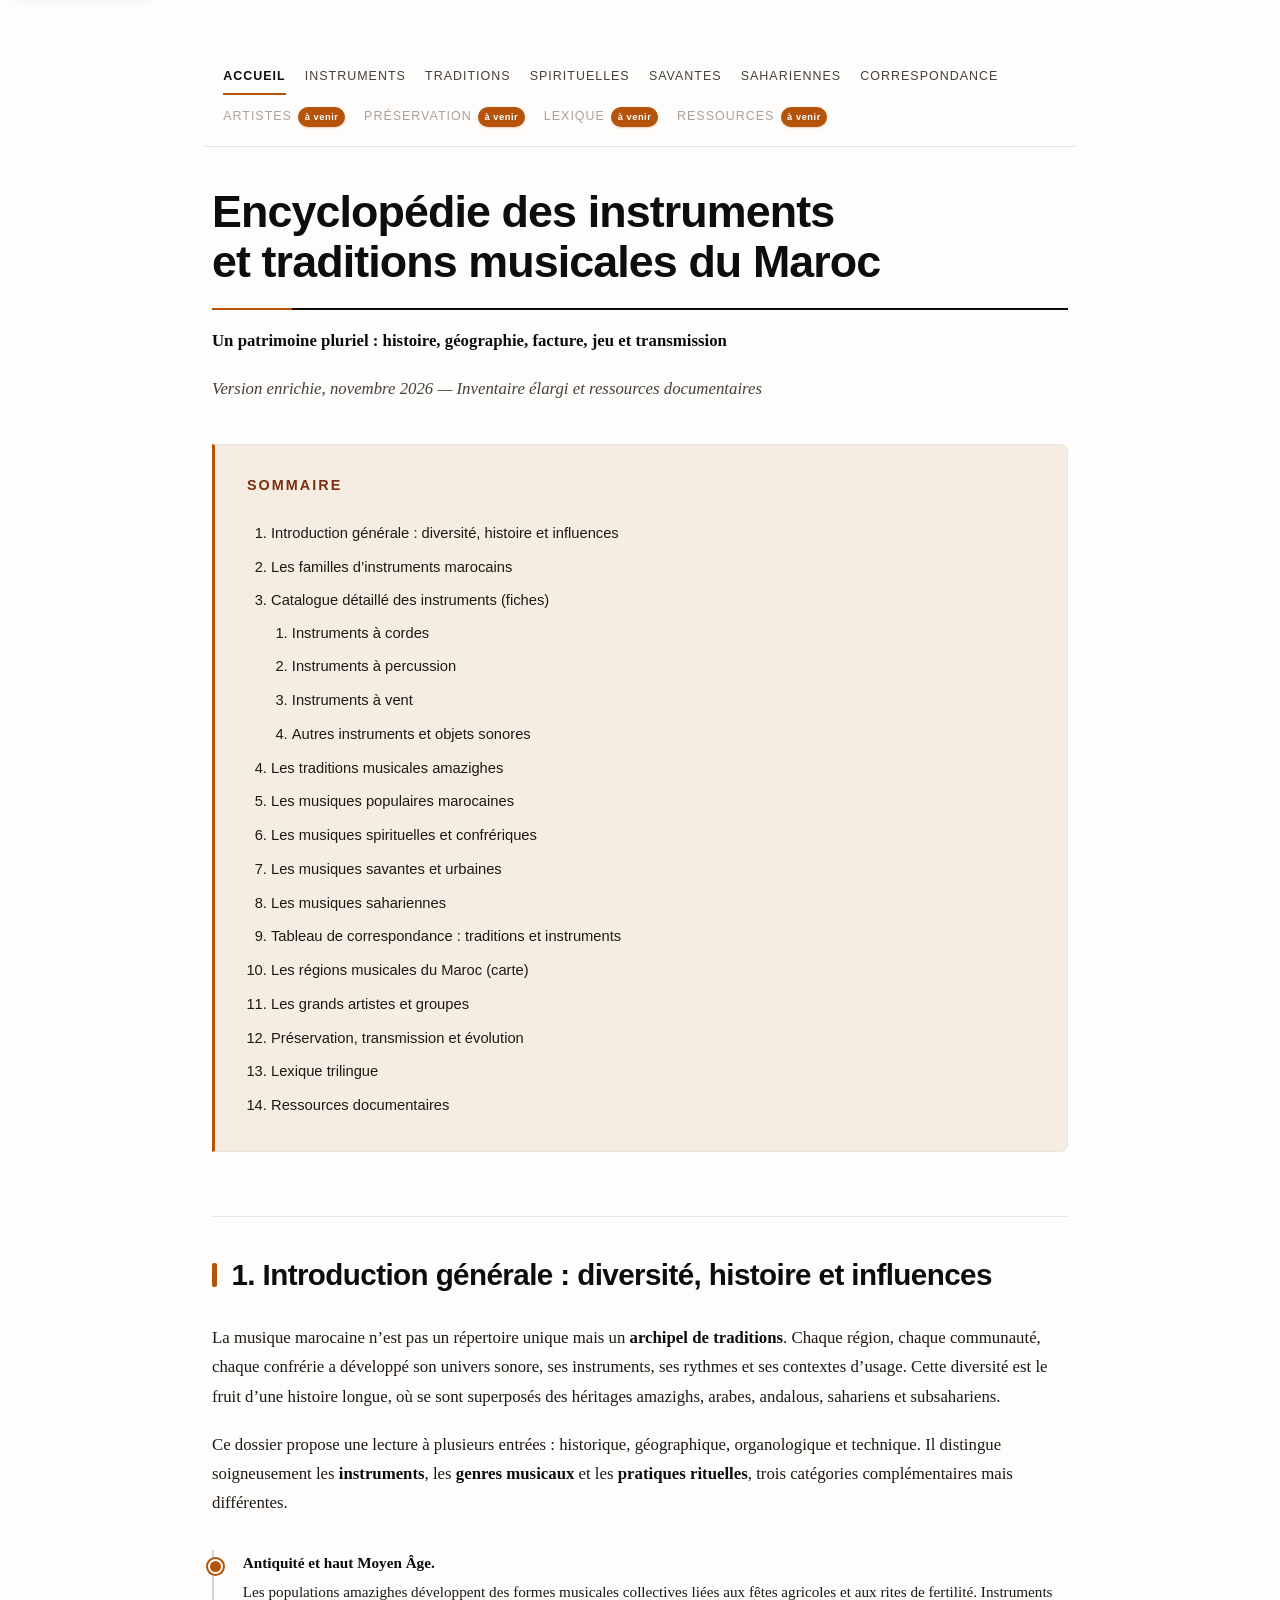
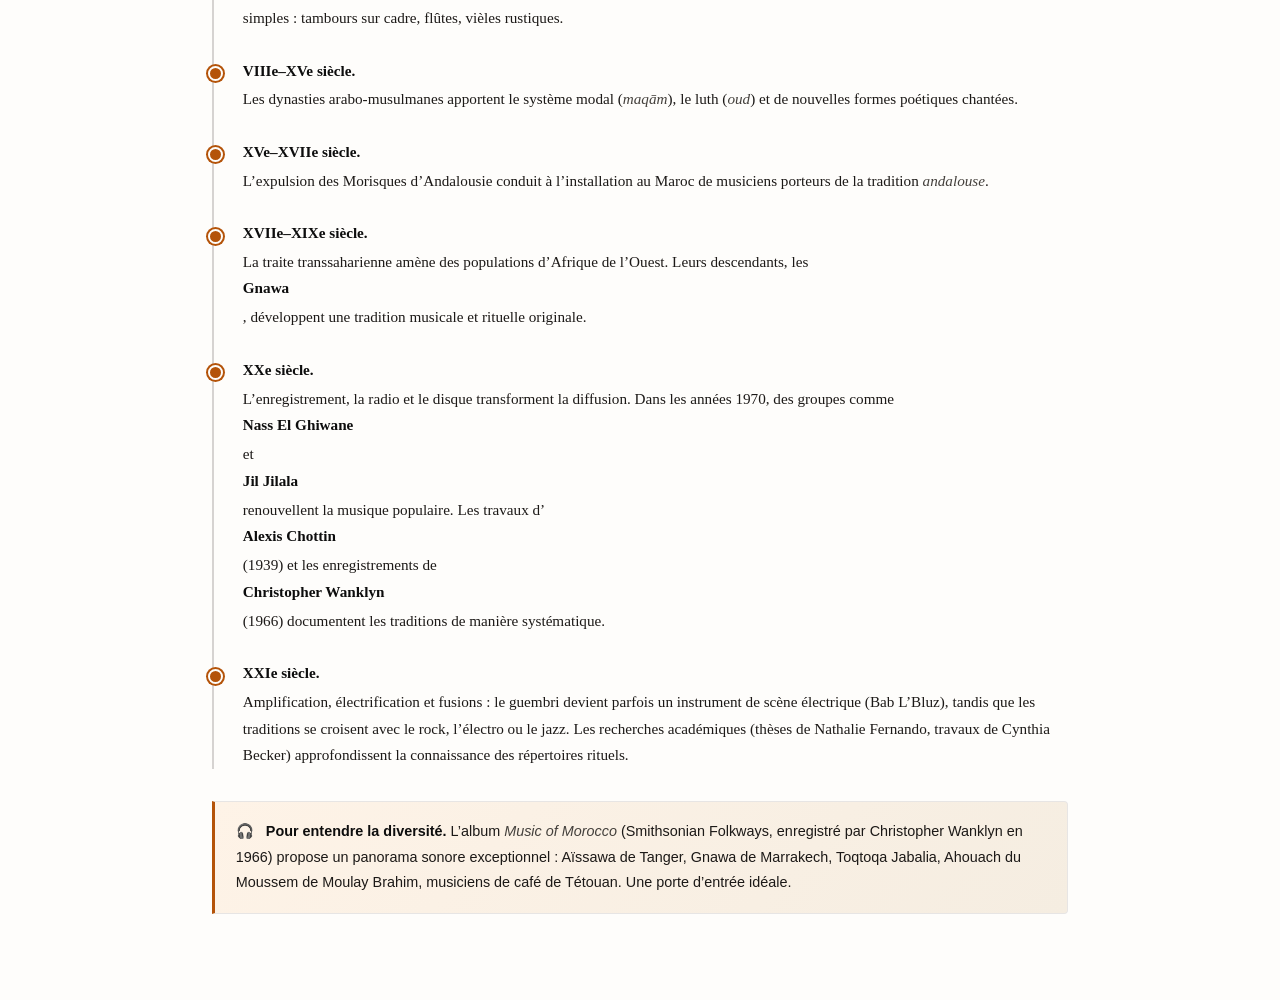
<file: index.html>
<!DOCTYPE html>
<html lang="fr">
<head>
    <meta charset="UTF-8">
    <meta name="viewport" content="width=device-width, initial-scale=1.0">
    <meta name="referrer" content="strict-origin-when-cross-origin">
    <meta name="description" content="Encyclopédie des instruments et traditions musicales du Maroc : histoire, géographie, facture, jeu et transmission.">
    <title>Encyclopédie des instruments et traditions musicales du Maroc</title>
    <link rel="stylesheet" href="css/style.css">
</head>
<body>

<a class="skip-link" href="#intro">Aller au contenu</a>
<div class="progress-bar" id="progressBar"></div>
<nav id="site-nav" data-base="" aria-label="Navigation principale"></nav>

<h1>Encyclopédie des instruments et traditions musicales du Maroc</h1>
<p><strong>Un patrimoine pluriel : histoire, géographie, facture, jeu et transmission</strong></p>
<p><em>Version enrichie, novembre 2026 — Inventaire élargi et ressources documentaires</em></p>

<div class="sommaire">
    <h2>Sommaire</h2>
    <ol>
        <li><a href="#intro">Introduction générale : diversité, histoire et influences</a></li>
        <li><a href="pages/instruments.html#familles">Les familles d’instruments marocains</a></li>
        <li><a href="pages/instruments.html#catalogue">Catalogue détaillé des instruments (fiches)</a>
            <ol>
                <li><a href="pages/instruments.html#cordes">Instruments à cordes</a></li>
                <li><a href="pages/instruments.html#percussions">Instruments à percussion</a></li>
                <li><a href="pages/instruments.html#vents">Instruments à vent</a></li>
                <li><a href="pages/instruments.html#autres-objets">Autres instruments et objets sonores</a></li>
            </ol>
        </li>
        <li><a href="pages/traditions.html#traditions-amazighes">Les traditions musicales amazighes</a></li>
        <li><a href="pages/traditions.html#populaires">Les musiques populaires marocaines</a></li>
        <li><a href="pages/spirituelles.html">Les musiques spirituelles et confrériques</a></li>
        <li><a href="pages/savantes.html">Les musiques savantes et urbaines</a></li>
        <li><a href="pages/sahariennes.html">Les musiques sahariennes</a></li>
        <li><a href="pages/correspondance.html">Tableau de correspondance : traditions et instruments</a></li>
        <li><a href="pages/artistes.html">Les régions musicales du Maroc (carte)</a></li>
        <li><a href="pages/artistes.html">Les grands artistes et groupes</a></li>
        <li><a href="pages/preservation.html">Préservation, transmission et évolution</a></li>
        <li><a href="pages/lexique.html">Lexique trilingue</a></li>
        <li><a href="pages/ressources.html">Ressources documentaires</a></li>
    </ol>
</div>

<!-- ============================================================ -->
<h2 id="intro">1. Introduction générale : diversité, histoire et influences</h2>

<p>La musique marocaine n’est pas un répertoire unique mais un <strong>archipel de traditions</strong>. Chaque région, chaque communauté, chaque confrérie a développé son univers sonore, ses instruments, ses rythmes et ses contextes d’usage. Cette diversité est le fruit d’une histoire longue, où se sont superposés des héritages amazighs, arabes, andalous, sahariens et subsahariens.</p>

<p>Ce dossier propose une lecture à plusieurs entrées : historique, géographique, organologique et technique. Il distingue soigneusement les <strong>instruments</strong>, les <strong>genres musicaux</strong> et les <strong>pratiques rituelles</strong>, trois catégories complémentaires mais différentes.</p>

<div class="timeline">
    <div class="timeline-item"><strong>Antiquité et haut Moyen Âge.</strong> Les populations amazighes développent des formes musicales collectives liées aux fêtes agricoles et aux rites de fertilité. Instruments simples : tambours sur cadre, flûtes, vièles rustiques.</div>
    <div class="timeline-item"><strong>VIIIe–XVe siècle.</strong> Les dynasties arabo-musulmanes apportent le système modal (<em>maqām</em>), le luth (<em>oud</em>) et de nouvelles formes poétiques chantées.</div>
    <div class="timeline-item"><strong>XVe–XVIIe siècle.</strong> L’expulsion des Morisques d’Andalousie conduit à l’installation au Maroc de musiciens porteurs de la tradition <em>andalouse</em>.</div>
    <div class="timeline-item"><strong>XVIIe–XIXe siècle.</strong> La traite transsaharienne amène des populations d’Afrique de l’Ouest. Leurs descendants, les <strong>Gnawa</strong>, développent une tradition musicale et rituelle originale.</div>
    <div class="timeline-item"><strong>XXe siècle.</strong> L’enregistrement, la radio et le disque transforment la diffusion. Dans les années 1970, des groupes comme <strong>Nass El Ghiwane</strong> et <strong>Jil Jilala</strong> renouvellent la musique populaire. Les travaux d’<strong>Alexis Chottin</strong> (1939) et les enregistrements de <strong>Christopher Wanklyn</strong> (1966) documentent les traditions de manière systématique.</div>
    <div class="timeline-item"><strong>XXIe siècle.</strong> Amplification, électrification et fusions : le guembri devient parfois un instrument de scène électrique (Bab L’Bluz), tandis que les traditions se croisent avec le rock, l’électro ou le jazz. Les recherches académiques (thèses de Nathalie Fernando, travaux de Cynthia Becker) approfondissent la connaissance des répertoires rituels.</div>
</div>

<div class="encadre-ecoute">
<strong>Pour entendre la diversité.</strong> L’album <em>Music of Morocco</em> (Smithsonian Folkways, enregistré par Christopher Wanklyn en 1966) propose un panorama sonore exceptionnel : Aïssawa de Tanger, Gnawa de Marrakech, Toqtoqa Jabalia, Ahouach du Moussem de Moulay Brahim, musiciens de café de Tétouan. Une porte d’entrée idéale.
</div>

<a class="back-to-top" id="backToTop" href="#" aria-label="Retour en haut">↑</a>

<script src="js/nav.js"></script>
<script src="js/main.js"></script>
</body>
</html>
</file>
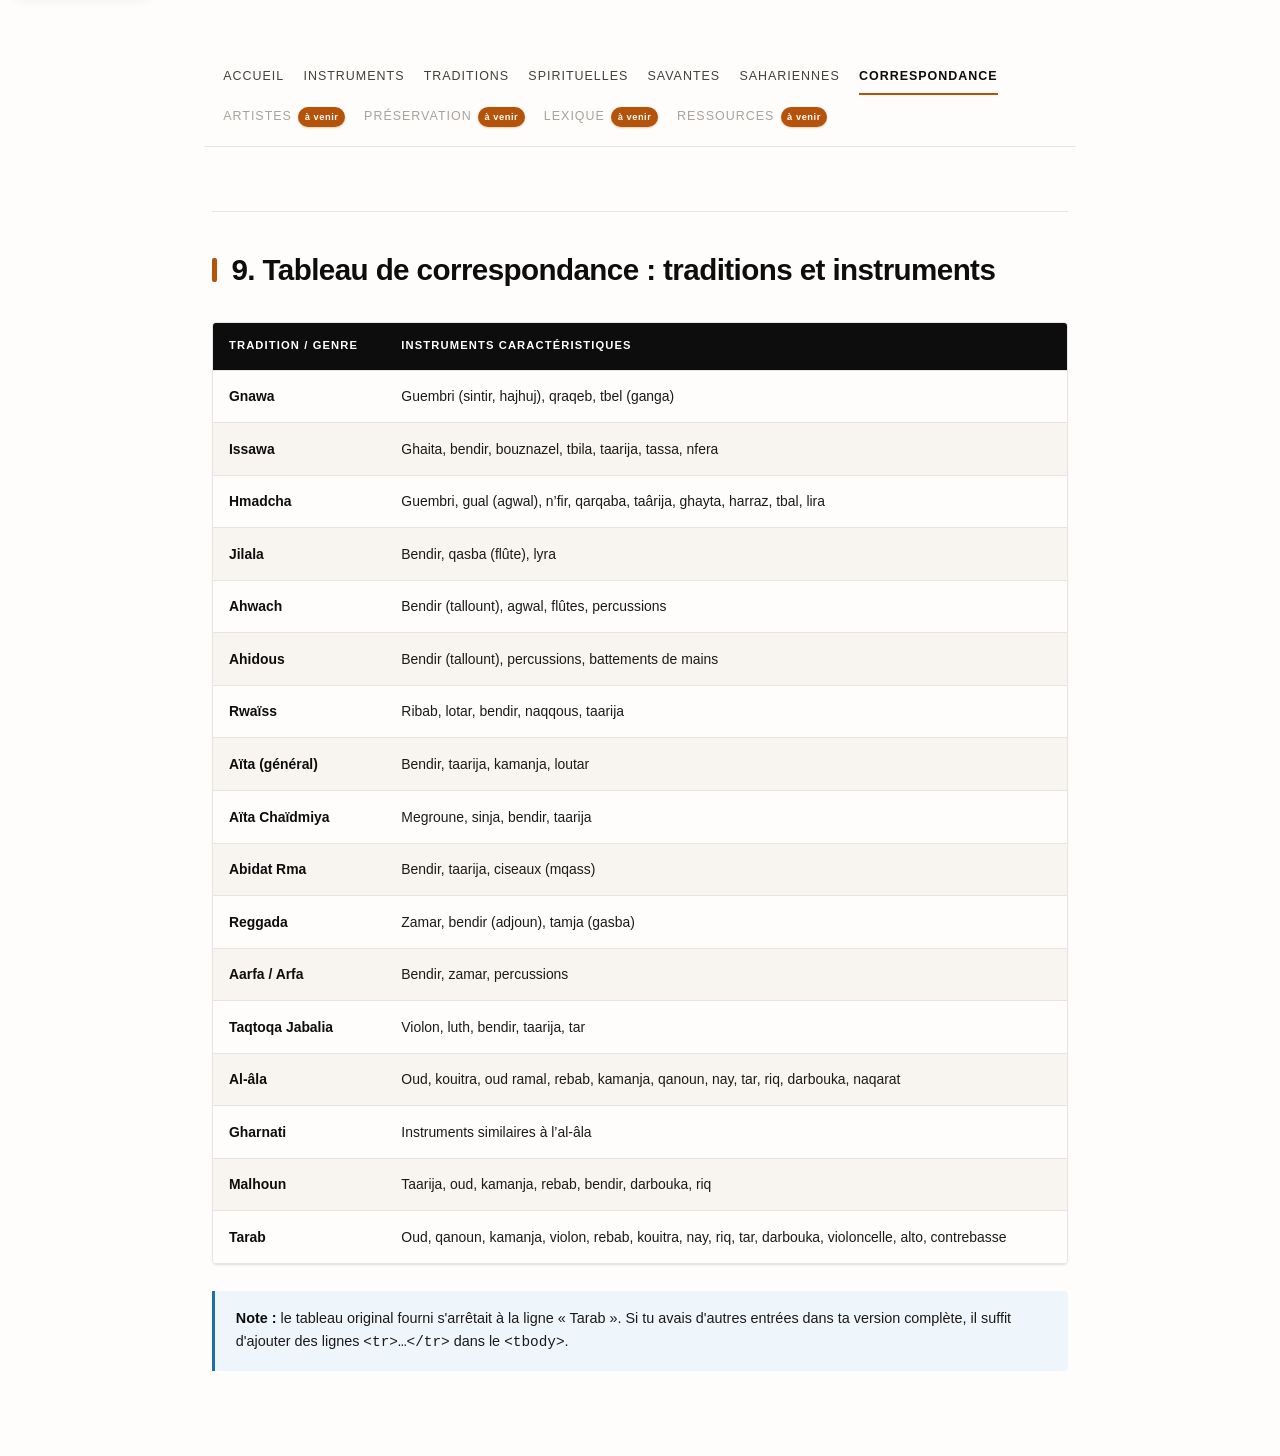
<file: pages/correspondance.html>
<!DOCTYPE html>
<html lang="fr">
<head>
    <meta charset="UTF-8">
    <meta name="viewport" content="width=device-width, initial-scale=1.0">
    <meta name="referrer" content="strict-origin-when-cross-origin">
    <meta name="description" content="Tableau de correspondance entre traditions musicales marocaines et instruments caractéristiques.">
    <title>Tableau de correspondance — Encyclopédie musicale du Maroc</title>
    <link rel="stylesheet" href="../css/style.css">
</head>
<body>

<a class="skip-link" href="#correspondance">Aller au contenu</a>
<div class="progress-bar" id="progressBar"></div>
<nav id="site-nav" data-base="../" aria-label="Navigation principale"></nav>

<h2 id="correspondance">9. Tableau de correspondance : traditions et instruments</h2>

<div class="table-wrapper">
<table class="correspondance-table">
    <thead>
        <tr><th>Tradition / genre</th><th>Instruments caractéristiques</th></tr>
    </thead>
    <tbody>
        <tr><td><strong>Gnawa</strong></td><td>Guembri (sintir, hajhuj), qraqeb, tbel (ganga)</td></tr>
        <tr><td><strong>Issawa</strong></td><td>Ghaita, bendir, bouznazel, tbila, taarija, tassa, nfera</td></tr>
        <tr><td><strong>Hmadcha</strong></td><td>Guembri, gual (agwal), n’fir, qarqaba, taârija, ghayta, harraz, tbal, lira</td></tr>
        <tr><td><strong>Jilala</strong></td><td>Bendir, qasba (flûte), lyra</td></tr>
        <tr><td><strong>Ahwach</strong></td><td>Bendir (tallount), agwal, flûtes, percussions</td></tr>
        <tr><td><strong>Ahidous</strong></td><td>Bendir (tallount), percussions, battements de mains</td></tr>
        <tr><td><strong>Rwaïss</strong></td><td>Ribab, lotar, bendir, naqqous, taarija</td></tr>
        <tr><td><strong>Aïta (général)</strong></td><td>Bendir, taarija, kamanja, loutar</td></tr>
        <tr><td><strong>Aïta Chaïdmiya</strong></td><td>Megroune, sinja, bendir, taarija</td></tr>
        <tr><td><strong>Abidat Rma</strong></td><td>Bendir, taarija, ciseaux (mqass)</td></tr>
        <tr><td><strong>Reggada</strong></td><td>Zamar, bendir (adjoun), tamja (gasba)</td></tr>
        <tr><td><strong>Aarfa / Arfa</strong></td><td>Bendir, zamar, percussions</td></tr>
        <tr><td><strong>Taqtoqa Jabalia</strong></td><td>Violon, luth, bendir, taarija, tar</td></tr>
        <tr><td><strong>Al-âla</strong></td><td>Oud, kouitra, oud ramal, rebab, kamanja, qanoun, nay, tar, riq, darbouka, naqarat</td></tr>
        <tr><td><strong>Gharnati</strong></td><td>Instruments similaires à l’al-âla</td></tr>
        <tr><td><strong>Malhoun</strong></td><td>Taarija, oud, kamanja, rebab, bendir, darbouka, riq</td></tr>
        <tr><td><strong>Tarab</strong></td><td>Oud, qanoun, kamanja, violon, rebab, kouitra, nay, riq, tar, darbouka, violoncelle, alto, contrebasse</td></tr>
        <!-- TODO : compléter avec les entrées manquantes si le fichier source en contenait d'autres -->
    </tbody>
</table>
</div>

<div class="note">
<strong>Note :</strong> le tableau original fourni s'arrêtait à la ligne « Tarab ». Si tu avais d'autres entrées dans ta version complète, il suffit d'ajouter des lignes <code>&lt;tr&gt;…&lt;/tr&gt;</code> dans le <code>&lt;tbody&gt;</code>.
</div>

<a class="back-to-top" id="backToTop" href="#" aria-label="Retour en haut">↑</a>

<script src="../js/nav.js"></script>
<script src="../js/main.js"></script>
</body>
</html>
</file>
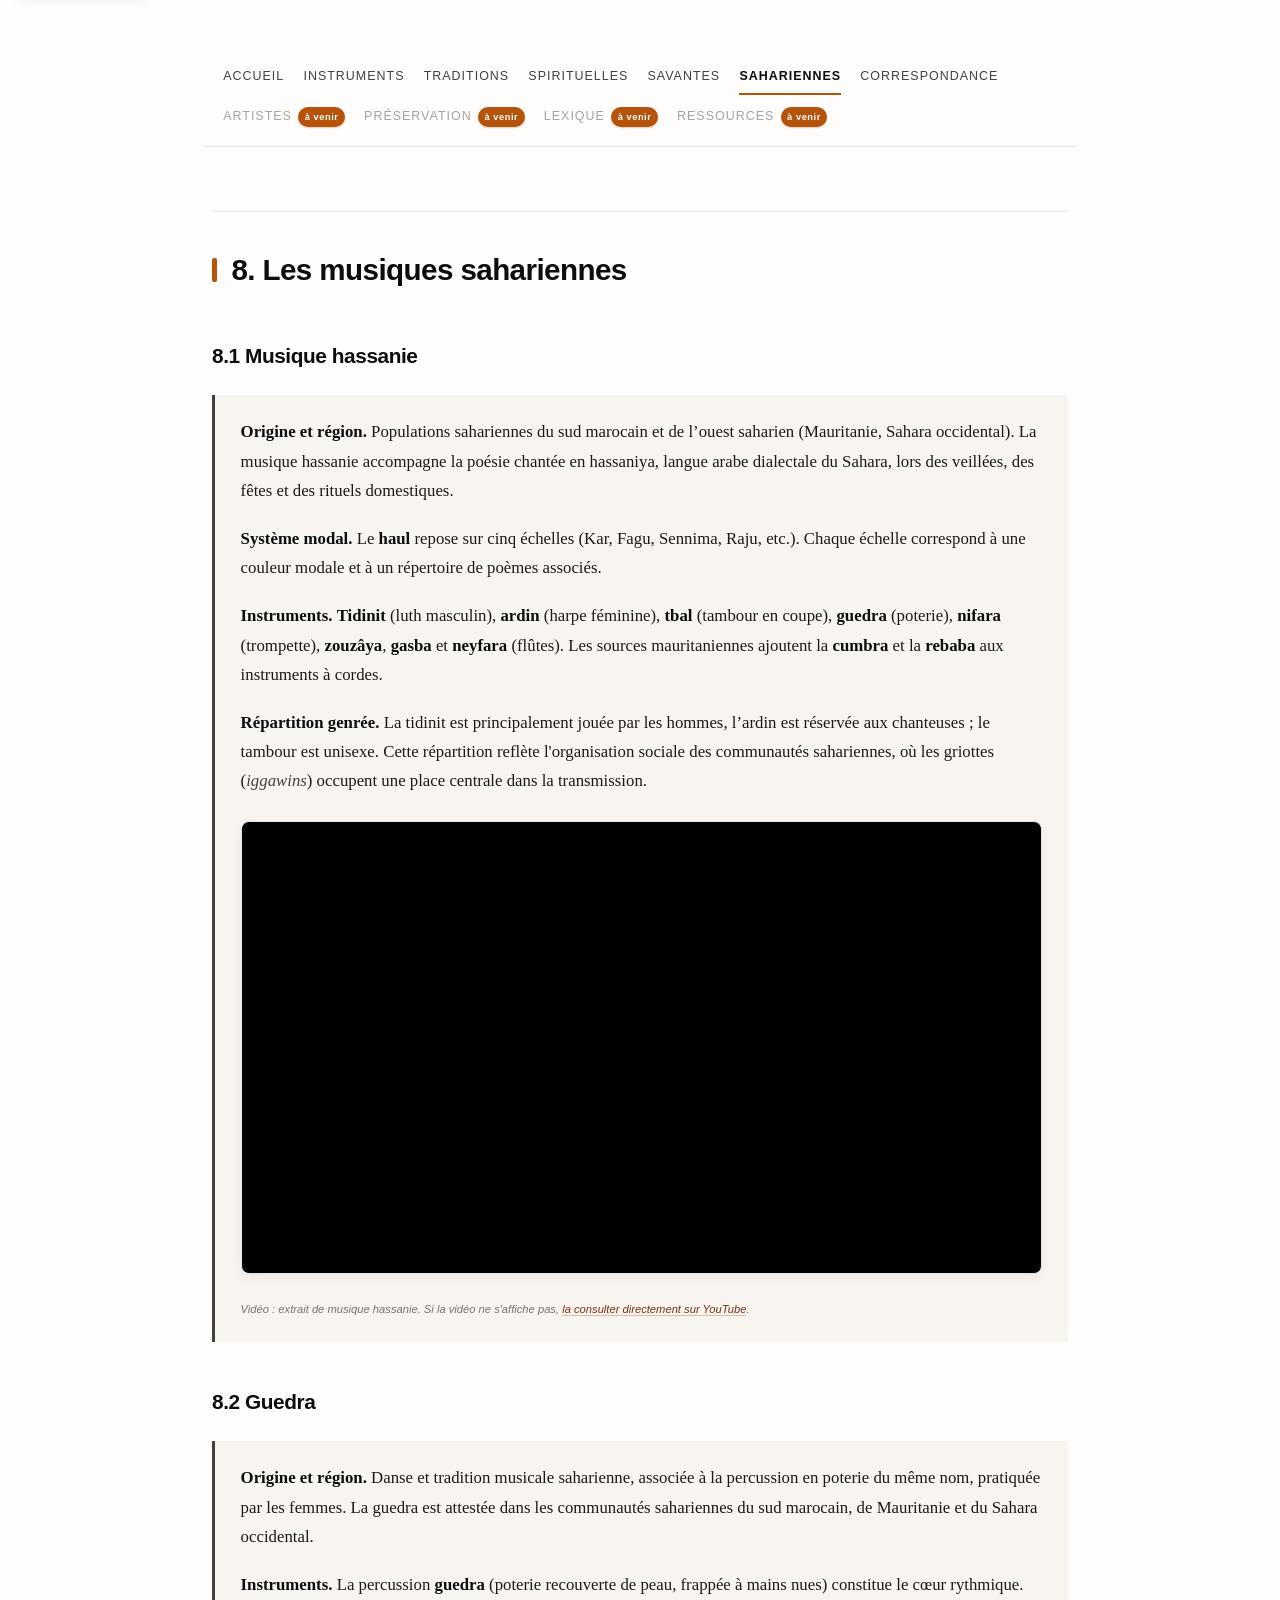
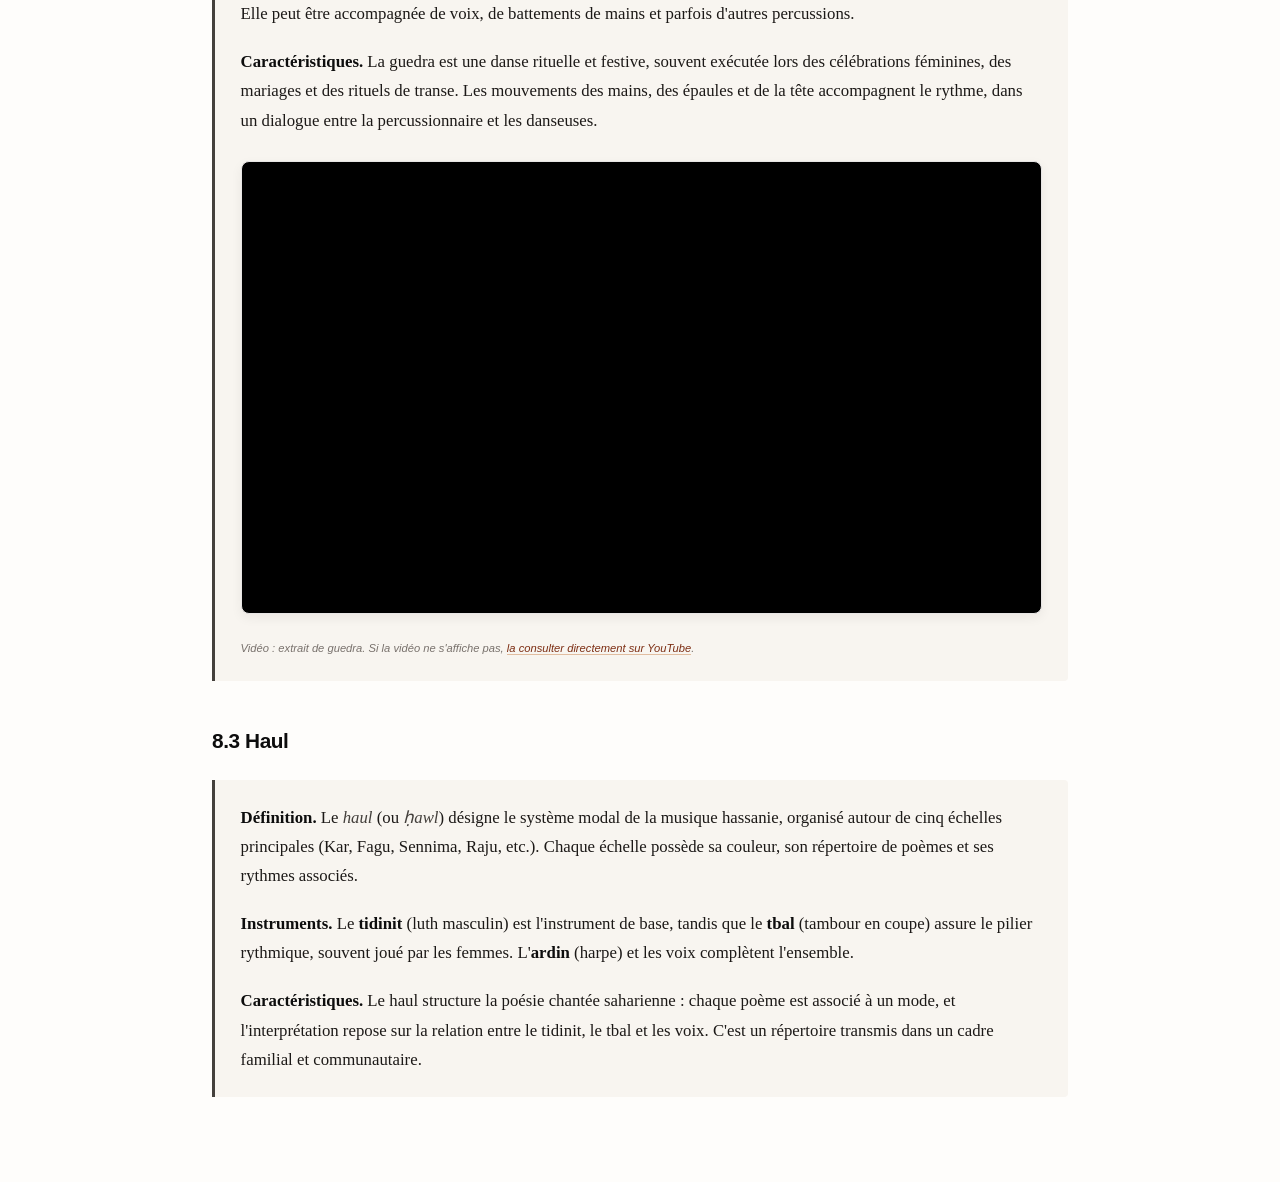
<file: pages/sahariennes.html>
<!DOCTYPE html>
<html lang="fr">
<head>
    <meta charset="UTF-8">
    <meta name="viewport" content="width=device-width, initial-scale=1.0">
    <meta name="referrer" content="strict-origin-when-cross-origin">
    <meta name="description" content="Musiques sahariennes du Maroc : hassanie, guedra, haul.">
    <title>Musiques sahariennes — Encyclopédie musicale du Maroc</title>
    <link rel="stylesheet" href="../css/style.css">
</head>
<body>

<a class="skip-link" href="#hassanie">Aller au contenu</a>
<div class="progress-bar" id="progressBar"></div>
<nav id="site-nav" data-base="../" aria-label="Navigation principale"></nav>

<h2 id="sahariennes">8. Les musiques sahariennes</h2>

<h3 id="hassanie">8.1 Musique hassanie</h3>
<div class="context">
    <p><strong>Origine et région.</strong> Populations sahariennes du sud marocain et de l’ouest saharien (Mauritanie, Sahara occidental). La musique hassanie accompagne la poésie chantée en hassaniya, langue arabe dialectale du Sahara, lors des veillées, des fêtes et des rituels domestiques.</p>
    <p><strong>Système modal.</strong> Le <strong>haul</strong> repose sur cinq échelles (Kar, Fagu, Sennima, Raju, etc.). Chaque échelle correspond à une couleur modale et à un répertoire de poèmes associés.</p>
    <p><strong>Instruments.</strong> <strong>Tidinit</strong> (luth masculin), <strong>ardin</strong> (harpe féminine), <strong>tbal</strong> (tambour en coupe), <strong>guedra</strong> (poterie), <strong>nifara</strong> (trompette), <strong>zouzâya</strong>, <strong>gasba</strong> et <strong>neyfara</strong> (flûtes). Les sources mauritaniennes ajoutent la <strong>cumbra</strong> et la <strong>rebaba</strong> aux instruments à cordes.</p>
    <p><strong>Répartition genrée.</strong> La tidinit est principalement jouée par les hommes, l’ardin est réservée aux chanteuses ; le tambour est unisexe. Cette répartition reflète l'organisation sociale des communautés sahariennes, où les griottes (<em>iggawins</em>) occupent une place centrale dans la transmission.</p>
    <div class="video-wrapper">
        <iframe src="https://www.youtube.com/embed/oGSRVoG6_k8"
                title="Musique hassanie — poésie chantée du Sahara (Maroc, Mauritanie)"
                allow="accelerometer; autoplay; clipboard-write; encrypted-media; gyroscope; picture-in-picture; web-share"
                referrerpolicy="strict-origin-when-cross-origin"
                allowfullscreen
                loading="lazy"></iframe>
    </div>
    <p class="credit">Vidéo : extrait de musique hassanie. Si la vidéo ne s'affiche pas, <a href="https://www.youtube.com/watch?v=oGSRVoG6_k8" target="_blank" rel="noopener">la consulter directement sur YouTube</a>.</p>
</div>

<h3 id="guedra">8.2 Guedra</h3>
<div class="context">
    <p><strong>Origine et région.</strong> Danse et tradition musicale saharienne, associée à la percussion en poterie du même nom, pratiquée par les femmes. La guedra est attestée dans les communautés sahariennes du sud marocain, de Mauritanie et du Sahara occidental.</p>
    <p><strong>Instruments.</strong> La percussion <strong>guedra</strong> (poterie recouverte de peau, frappée à mains nues) constitue le cœur rythmique. Elle peut être accompagnée de voix, de battements de mains et parfois d'autres percussions.</p>
    <p><strong>Caractéristiques.</strong> La guedra est une danse rituelle et festive, souvent exécutée lors des célébrations féminines, des mariages et des rituels de transe. Les mouvements des mains, des épaules et de la tête accompagnent le rythme, dans un dialogue entre la percussionnaire et les danseuses.</p>
    <div class="video-wrapper">
        <iframe src="https://www.youtube.com/embed/CoFrm_kaRIw"
                title="Guedra — danse et percussion sahariennes (Maroc, Mauritanie)"
                allow="accelerometer; autoplay; clipboard-write; encrypted-media; gyroscope; picture-in-picture; web-share"
                referrerpolicy="strict-origin-when-cross-origin"
                allowfullscreen
                loading="lazy"></iframe>
    </div>
    <p class="credit">Vidéo : extrait de guedra. Si la vidéo ne s'affiche pas, <a href="https://www.youtube.com/watch?v=CoFrm_kaRIw" target="_blank" rel="noopener">la consulter directement sur YouTube</a>.</p>
</div>

<h3 id="haul">8.3 Haul</h3>
<div class="context">
    <p><strong>Définition.</strong> Le <em>haul</em> (ou <em>ḥawl</em>) désigne le système modal de la musique hassanie, organisé autour de cinq échelles principales (Kar, Fagu, Sennima, Raju, etc.). Chaque échelle possède sa couleur, son répertoire de poèmes et ses rythmes associés.</p>
    <p><strong>Instruments.</strong> Le <strong>tidinit</strong> (luth masculin) est l'instrument de base, tandis que le <strong>tbal</strong> (tambour en coupe) assure le pilier rythmique, souvent joué par les femmes. L'<strong>ardin</strong> (harpe) et les voix complètent l'ensemble.</p>
    <p><strong>Caractéristiques.</strong> Le haul structure la poésie chantée saharienne : chaque poème est associé à un mode, et l'interprétation repose sur la relation entre le tidinit, le tbal et les voix. C'est un répertoire transmis dans un cadre familial et communautaire.</p>
</div>

<a class="back-to-top" id="backToTop" href="#" aria-label="Retour en haut">↑</a>

<script src="../js/nav.js"></script>
<script src="../js/main.js"></script>
</body>
</html>
</file>
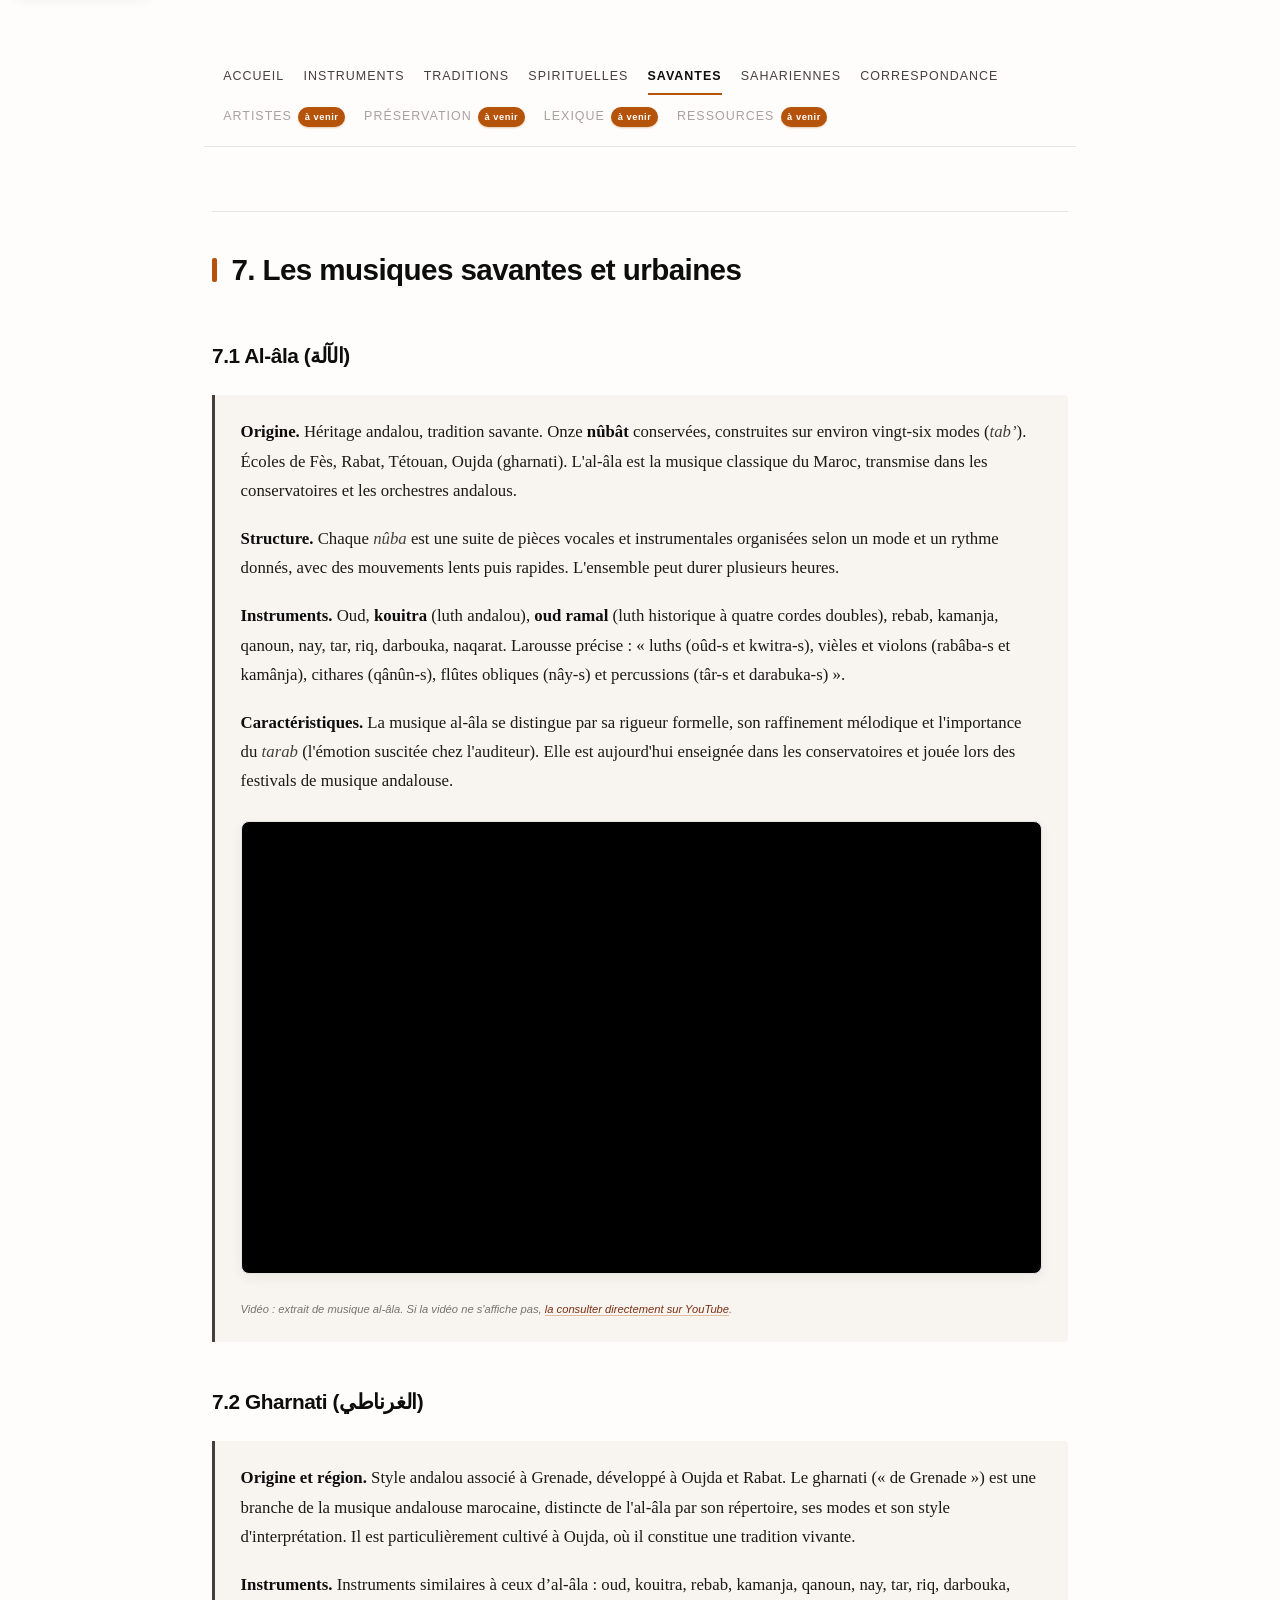
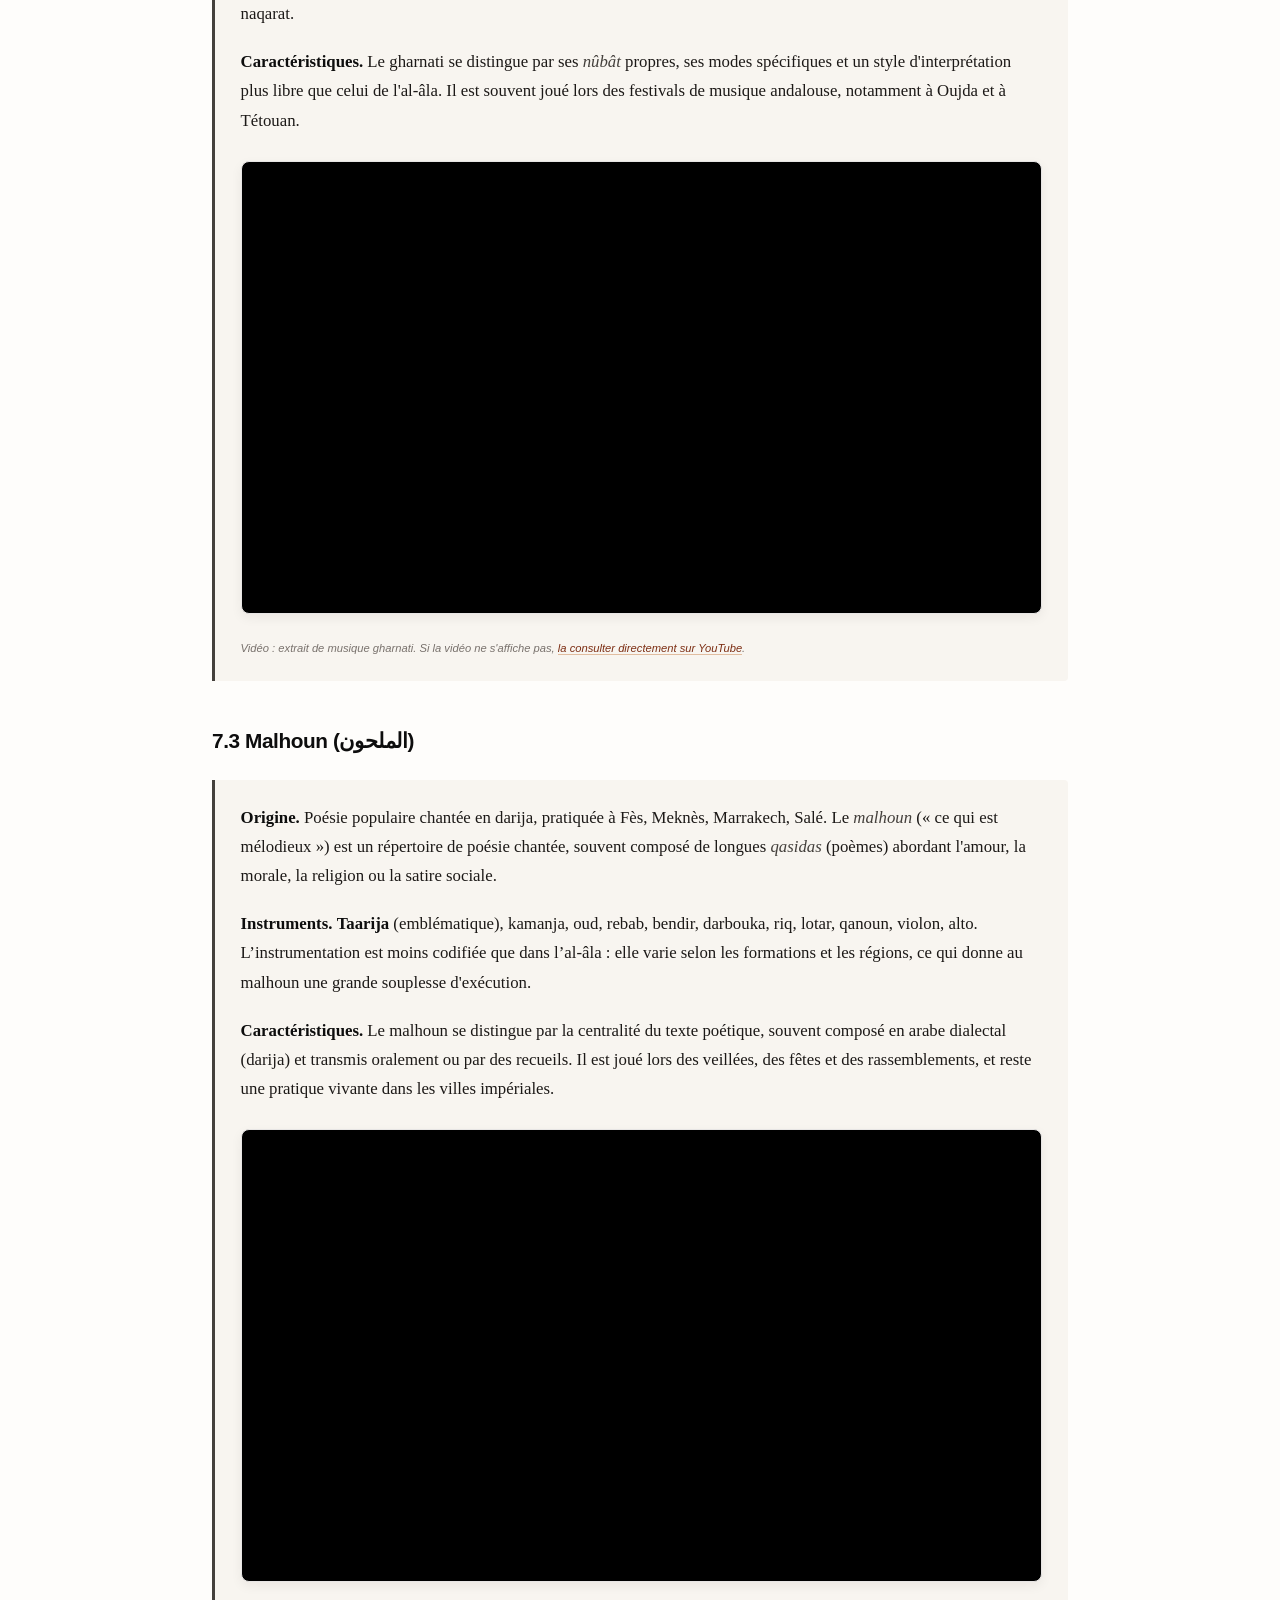
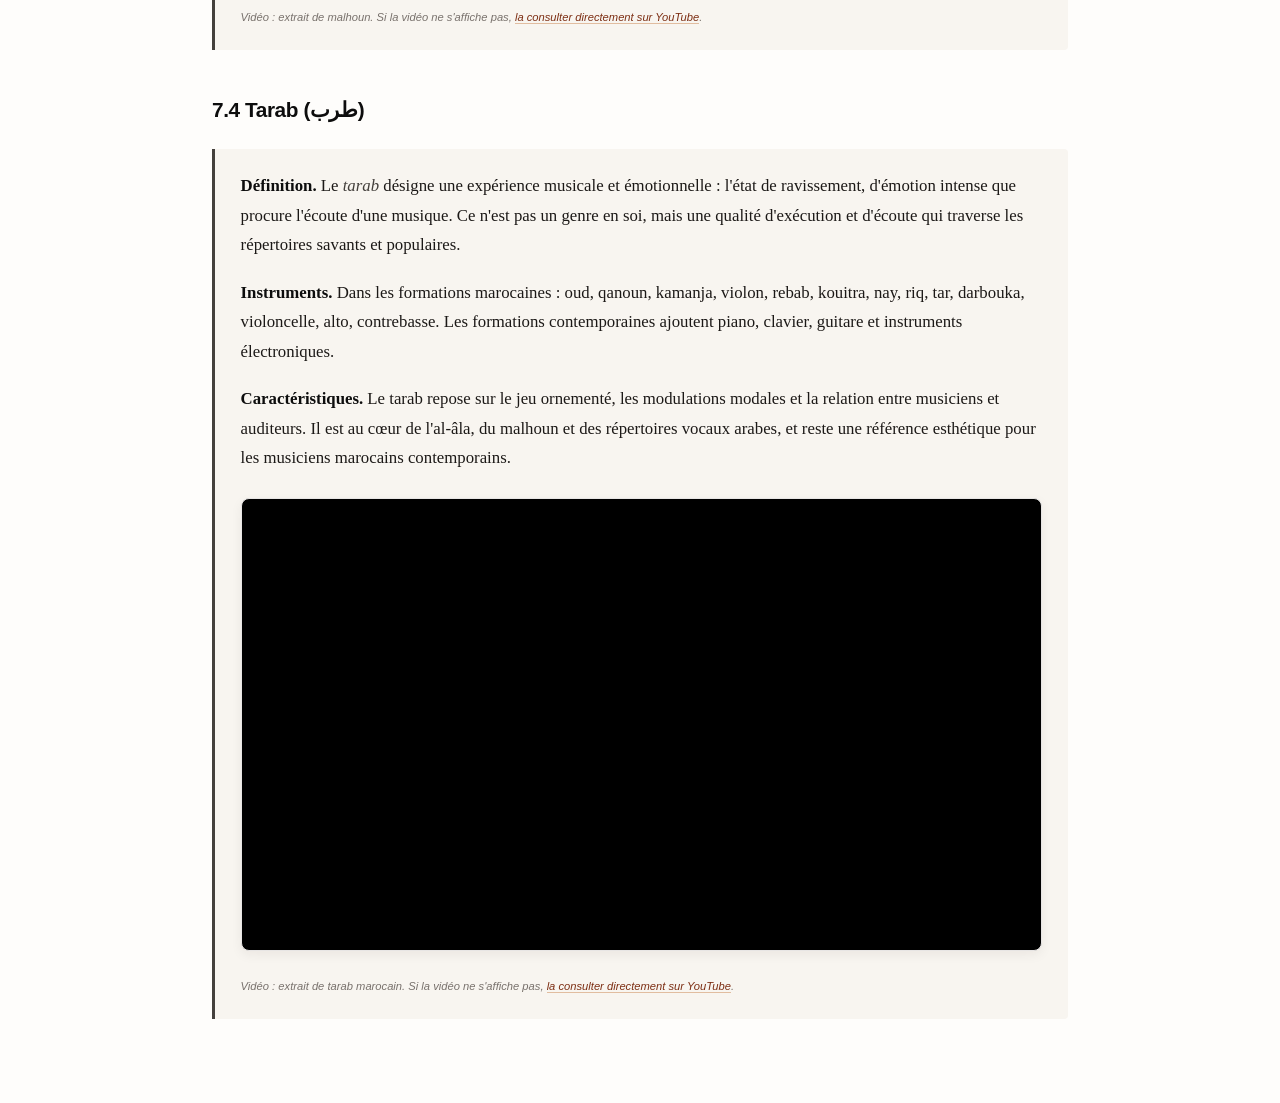
<file: pages/savantes.html>
<!DOCTYPE html>
<html lang="fr">
<head>
    <meta charset="UTF-8">
    <meta name="viewport" content="width=device-width, initial-scale=1.0">
    <meta name="referrer" content="strict-origin-when-cross-origin">
    <meta name="description" content="Musiques savantes et urbaines du Maroc : al-âla, gharnati, malhoun, tarab.">
    <title>Musiques savantes et urbaines — Encyclopédie musicale du Maroc</title>
    <link rel="stylesheet" href="../css/style.css">
</head>
<body>

<a class="skip-link" href="#al-ala">Aller au contenu</a>
<div class="progress-bar" id="progressBar"></div>
<nav id="site-nav" data-base="../" aria-label="Navigation principale"></nav>

<h2 id="savantes">7. Les musiques savantes et urbaines</h2>

<h3 id="al-ala">7.1 Al-âla (الآلة)</h3>
<div class="context">
    <p><strong>Origine.</strong> Héritage andalou, tradition savante. Onze <strong>nûbât</strong> conservées, construites sur environ vingt-six modes (<em>tab’</em>). Écoles de Fès, Rabat, Tétouan, Oujda (gharnati). L'al-âla est la musique classique du Maroc, transmise dans les conservatoires et les orchestres andalous.</p>
    <p><strong>Structure.</strong> Chaque <em>nûba</em> est une suite de pièces vocales et instrumentales organisées selon un mode et un rythme donnés, avec des mouvements lents puis rapides. L'ensemble peut durer plusieurs heures.</p>
    <p><strong>Instruments.</strong> Oud, <strong>kouitra</strong> (luth andalou), <strong>oud ramal</strong> (luth historique à quatre cordes doubles), rebab, kamanja, qanoun, nay, tar, riq, darbouka, naqarat. Larousse précise : « luths (oûd-s et kwitra-s), vièles et violons (rabâba-s et kamânja), cithares (qânûn-s), flûtes obliques (nây-s) et percussions (târ-s et darabuka-s) ».</p>
    <p><strong>Caractéristiques.</strong> La musique al-âla se distingue par sa rigueur formelle, son raffinement mélodique et l'importance du <em>tarab</em> (l'émotion suscitée chez l'auditeur). Elle est aujourd'hui enseignée dans les conservatoires et jouée lors des festivals de musique andalouse.</p>
    <div class="video-wrapper">
        <iframe src="https://www.youtube.com/embed/SOa0cb-fX3I"
                title="Al-âla — musique andalouse savante du Maroc"
                allow="accelerometer; autoplay; clipboard-write; encrypted-media; gyroscope; picture-in-picture; web-share"
                referrerpolicy="strict-origin-when-cross-origin"
                allowfullscreen
                loading="lazy"></iframe>
    </div>
    <p class="credit">Vidéo : extrait de musique al-âla. Si la vidéo ne s'affiche pas, <a href="https://www.youtube.com/watch?v=SOa0cb-fX3I" target="_blank" rel="noopener">la consulter directement sur YouTube</a>.</p>
</div>

<h3 id="gharnati">7.2 Gharnati (الغرناطي)</h3>
<div class="context">
    <p><strong>Origine et région.</strong> Style andalou associé à Grenade, développé à Oujda et Rabat. Le gharnati (« de Grenade ») est une branche de la musique andalouse marocaine, distincte de l'al-âla par son répertoire, ses modes et son style d'interprétation. Il est particulièrement cultivé à Oujda, où il constitue une tradition vivante.</p>
    <p><strong>Instruments.</strong> Instruments similaires à ceux d’al-âla : oud, kouitra, rebab, kamanja, qanoun, nay, tar, riq, darbouka, naqarat.</p>
    <p><strong>Caractéristiques.</strong> Le gharnati se distingue par ses <em>nûbât</em> propres, ses modes spécifiques et un style d'interprétation plus libre que celui de l'al-âla. Il est souvent joué lors des festivals de musique andalouse, notamment à Oujda et à Tétouan.</p>
    <div class="video-wrapper">
        <iframe src="https://www.youtube.com/embed/tGl4JZCJ2lI"
                title="Gharnati — musique andalouse de Grenade, tradition d'Oujda (Maroc)"
                allow="accelerometer; autoplay; clipboard-write; encrypted-media; gyroscope; picture-in-picture; web-share"
                referrerpolicy="strict-origin-when-cross-origin"
                allowfullscreen
                loading="lazy"></iframe>
    </div>
    <p class="credit">Vidéo : extrait de musique gharnati. Si la vidéo ne s'affiche pas, <a href="https://www.youtube.com/watch?v=tGl4JZCJ2lI" target="_blank" rel="noopener">la consulter directement sur YouTube</a>.</p>
</div>

<h3 id="malhoun">7.3 Malhoun (الملحون)</h3>
<div class="context">
    <p><strong>Origine.</strong> Poésie populaire chantée en darija, pratiquée à Fès, Meknès, Marrakech, Salé. Le <em>malhoun</em> (« ce qui est mélodieux ») est un répertoire de poésie chantée, souvent composé de longues <em>qasidas</em> (poèmes) abordant l'amour, la morale, la religion ou la satire sociale.</p>
    <p><strong>Instruments.</strong> <strong>Taarija</strong> (emblématique), kamanja, oud, rebab, bendir, darbouka, riq, lotar, qanoun, violon, alto. L’instrumentation est moins codifiée que dans l’al-âla : elle varie selon les formations et les régions, ce qui donne au malhoun une grande souplesse d'exécution.</p>
    <p><strong>Caractéristiques.</strong> Le malhoun se distingue par la centralité du texte poétique, souvent composé en arabe dialectal (darija) et transmis oralement ou par des recueils. Il est joué lors des veillées, des fêtes et des rassemblements, et reste une pratique vivante dans les villes impériales.</p>
    <div class="video-wrapper">
        <iframe src="https://www.youtube.com/embed/0_rvBTXNHvE"
                title="Malhoun — poésie chantée en darija (Maroc)"
                allow="accelerometer; autoplay; clipboard-write; encrypted-media; gyroscope; picture-in-picture; web-share"
                referrerpolicy="strict-origin-when-cross-origin"
                allowfullscreen
                loading="lazy"></iframe>
    </div>
    <p class="credit">Vidéo : extrait de malhoun. Si la vidéo ne s'affiche pas, <a href="https://www.youtube.com/watch?v=0_rvBTXNHvE" target="_blank" rel="noopener">la consulter directement sur YouTube</a>.</p>
</div>

<h3 id="tarab">7.4 Tarab (طرب)</h3>
<div class="context">
    <p><strong>Définition.</strong> Le <em>tarab</em> désigne une expérience musicale et émotionnelle : l'état de ravissement, d'émotion intense que procure l'écoute d'une musique. Ce n'est pas un genre en soi, mais une qualité d'exécution et d'écoute qui traverse les répertoires savants et populaires.</p>
    <p><strong>Instruments.</strong> Dans les formations marocaines : oud, qanoun, kamanja, violon, rebab, kouitra, nay, riq, tar, darbouka, violoncelle, alto, contrebasse. Les formations contemporaines ajoutent piano, clavier, guitare et instruments électroniques.</p>
    <p><strong>Caractéristiques.</strong> Le tarab repose sur le jeu ornementé, les modulations modales et la relation entre musiciens et auditeurs. Il est au cœur de l'al-âla, du malhoun et des répertoires vocaux arabes, et reste une référence esthétique pour les musiciens marocains contemporains.</p>
    <div class="video-wrapper">
        <iframe src="https://www.youtube.com/embed/8d9WKUUdTbA"
                title="Tarab — expérience musicale et émotionnelle (Maroc)"
                allow="accelerometer; autoplay; clipboard-write; encrypted-media; gyroscope; picture-in-picture; web-share"
                referrerpolicy="strict-origin-when-cross-origin"
                allowfullscreen
                loading="lazy"></iframe>
    </div>
    <p class="credit">Vidéo : extrait de tarab marocain. Si la vidéo ne s'affiche pas, <a href="https://www.youtube.com/watch?v=8d9WKUUdTbA" target="_blank" rel="noopener">la consulter directement sur YouTube</a>.</p>
</div>

<a class="back-to-top" id="backToTop" href="#" aria-label="Retour en haut">↑</a>

<script src="../js/nav.js"></script>
<script src="../js/main.js"></script>
</body>
</html>
</file>
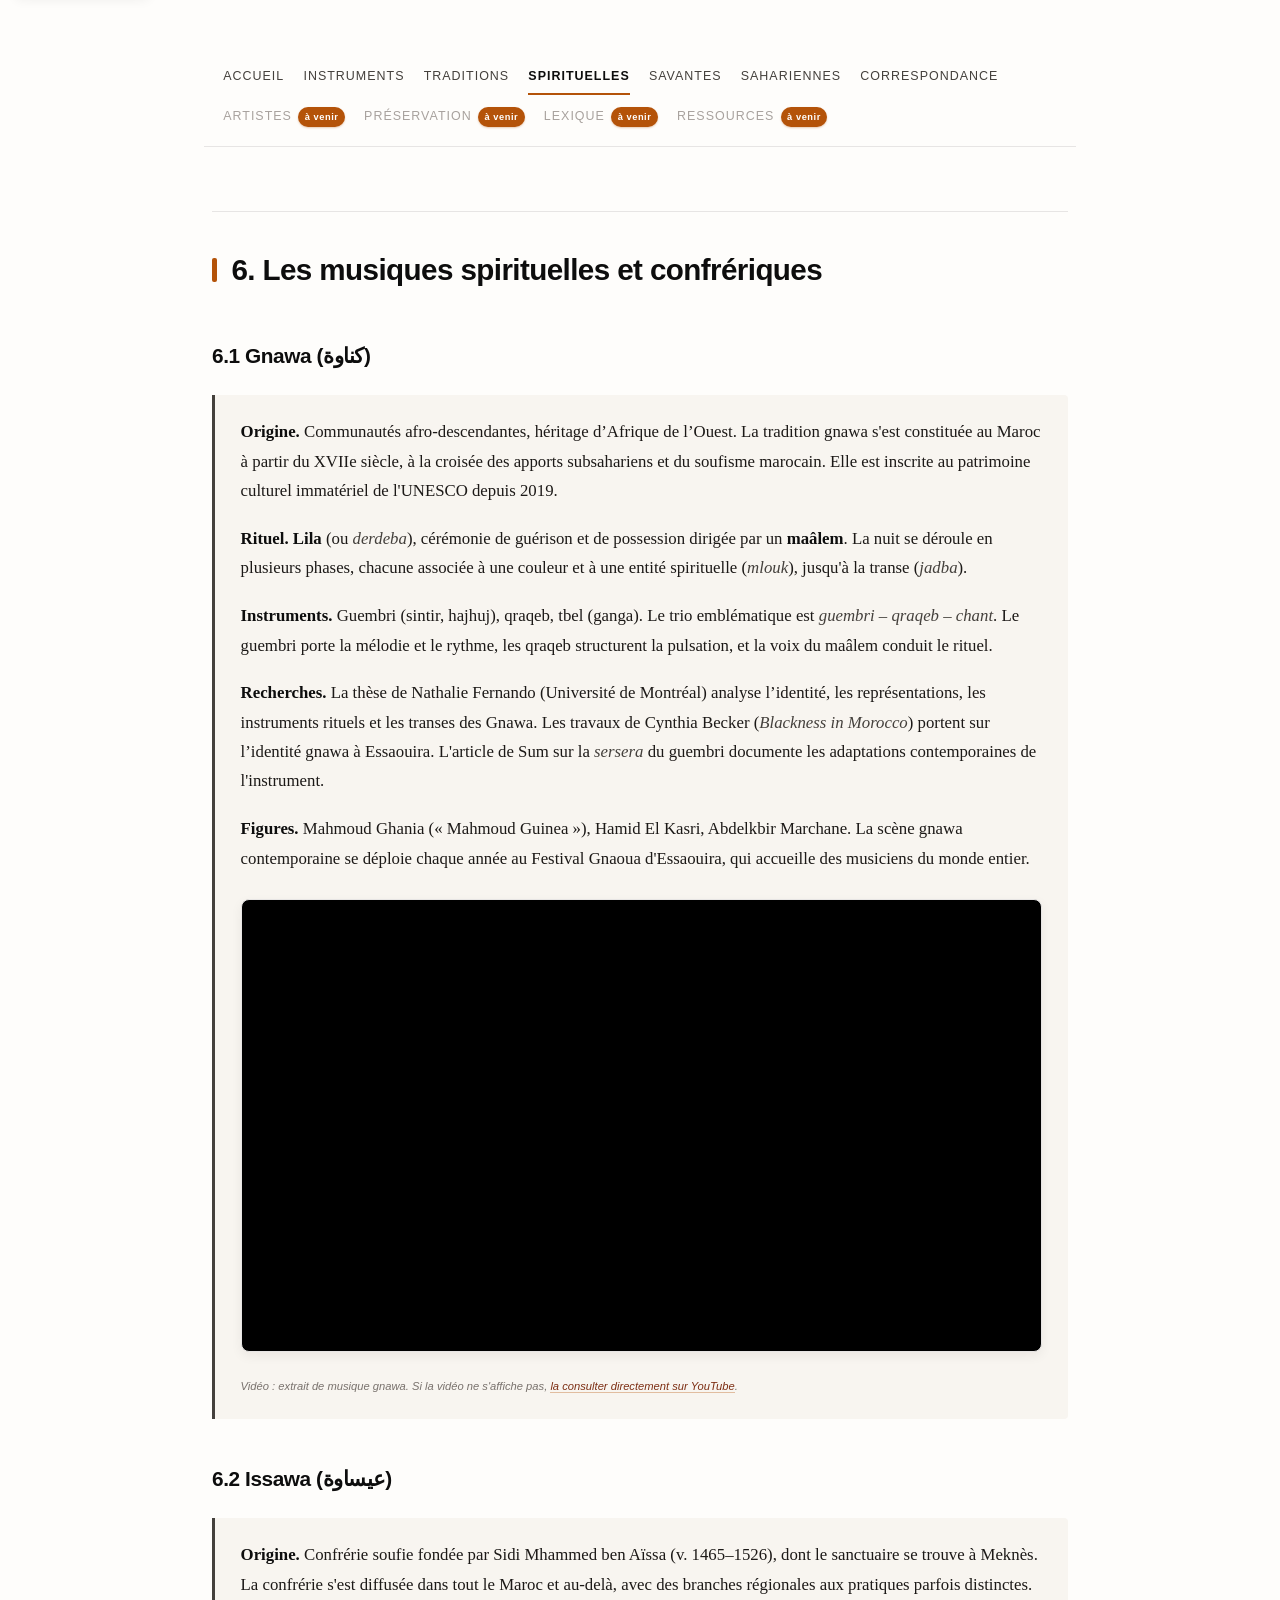
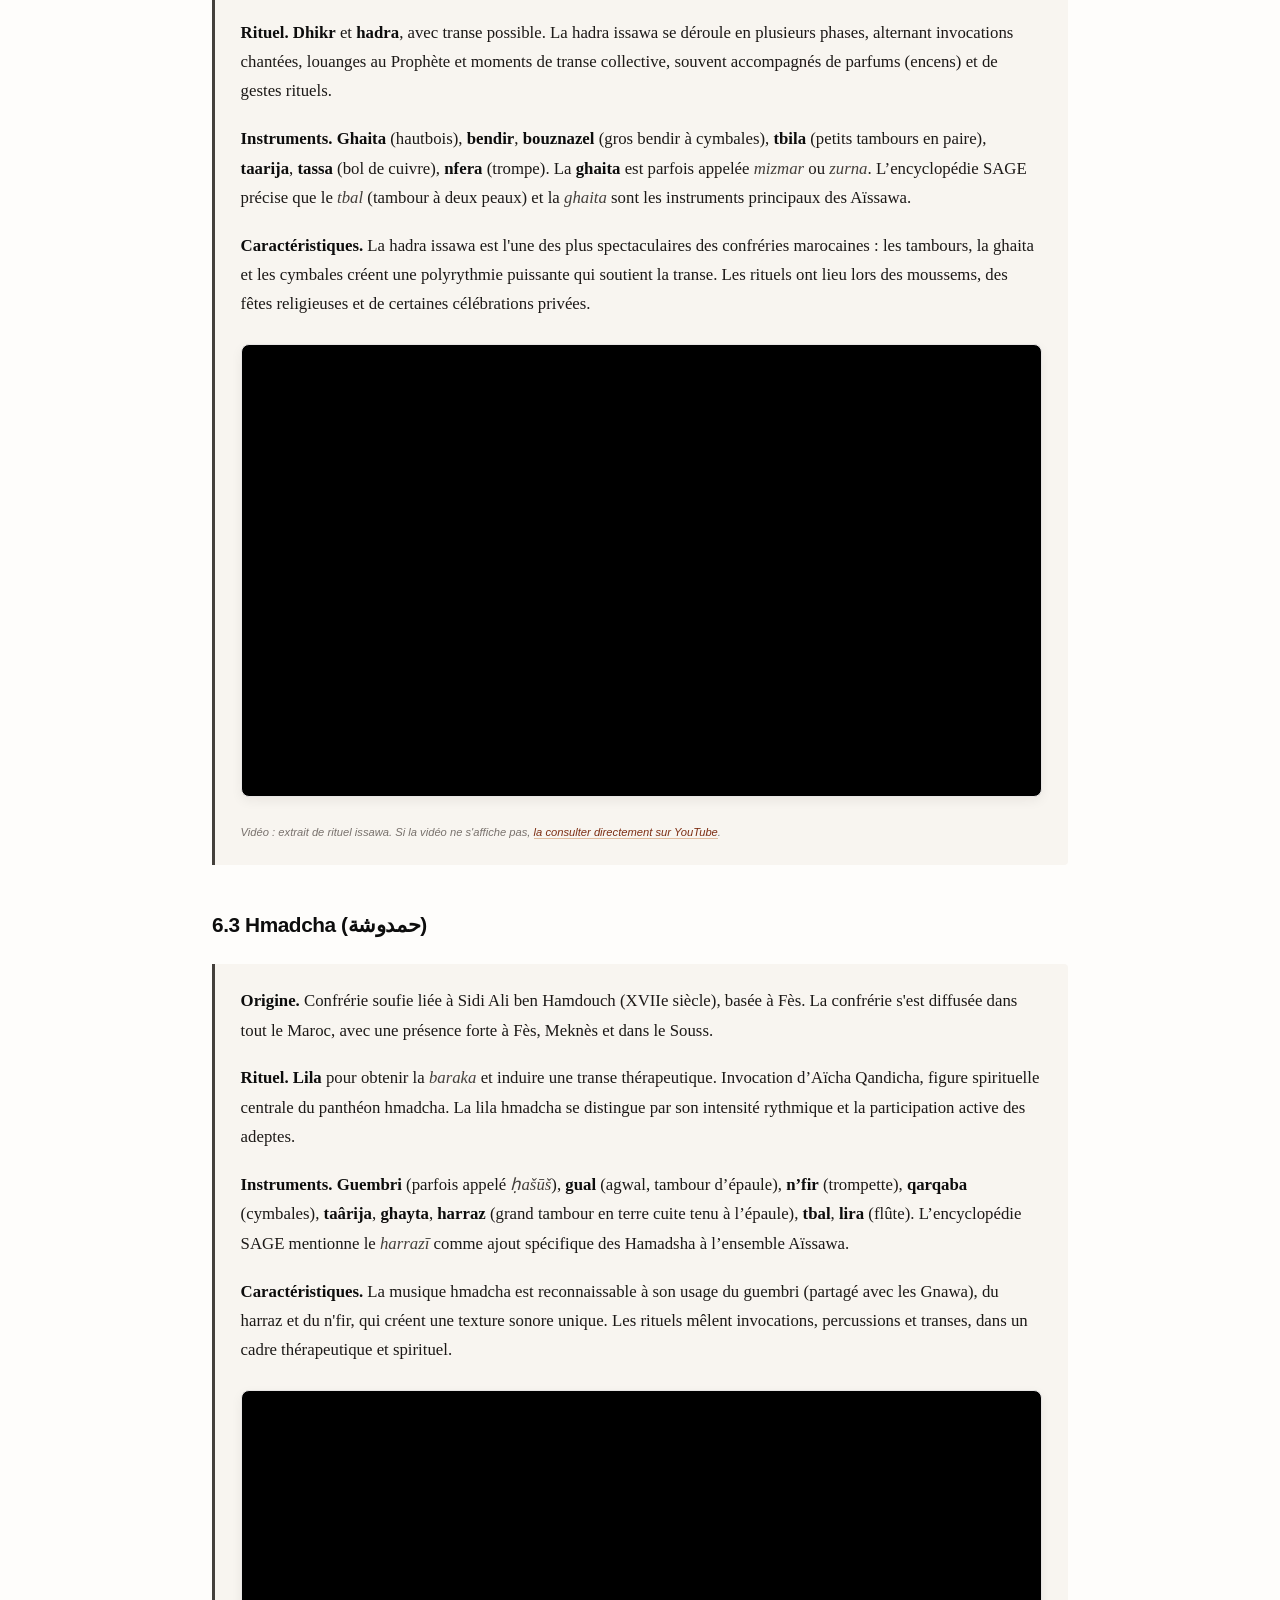
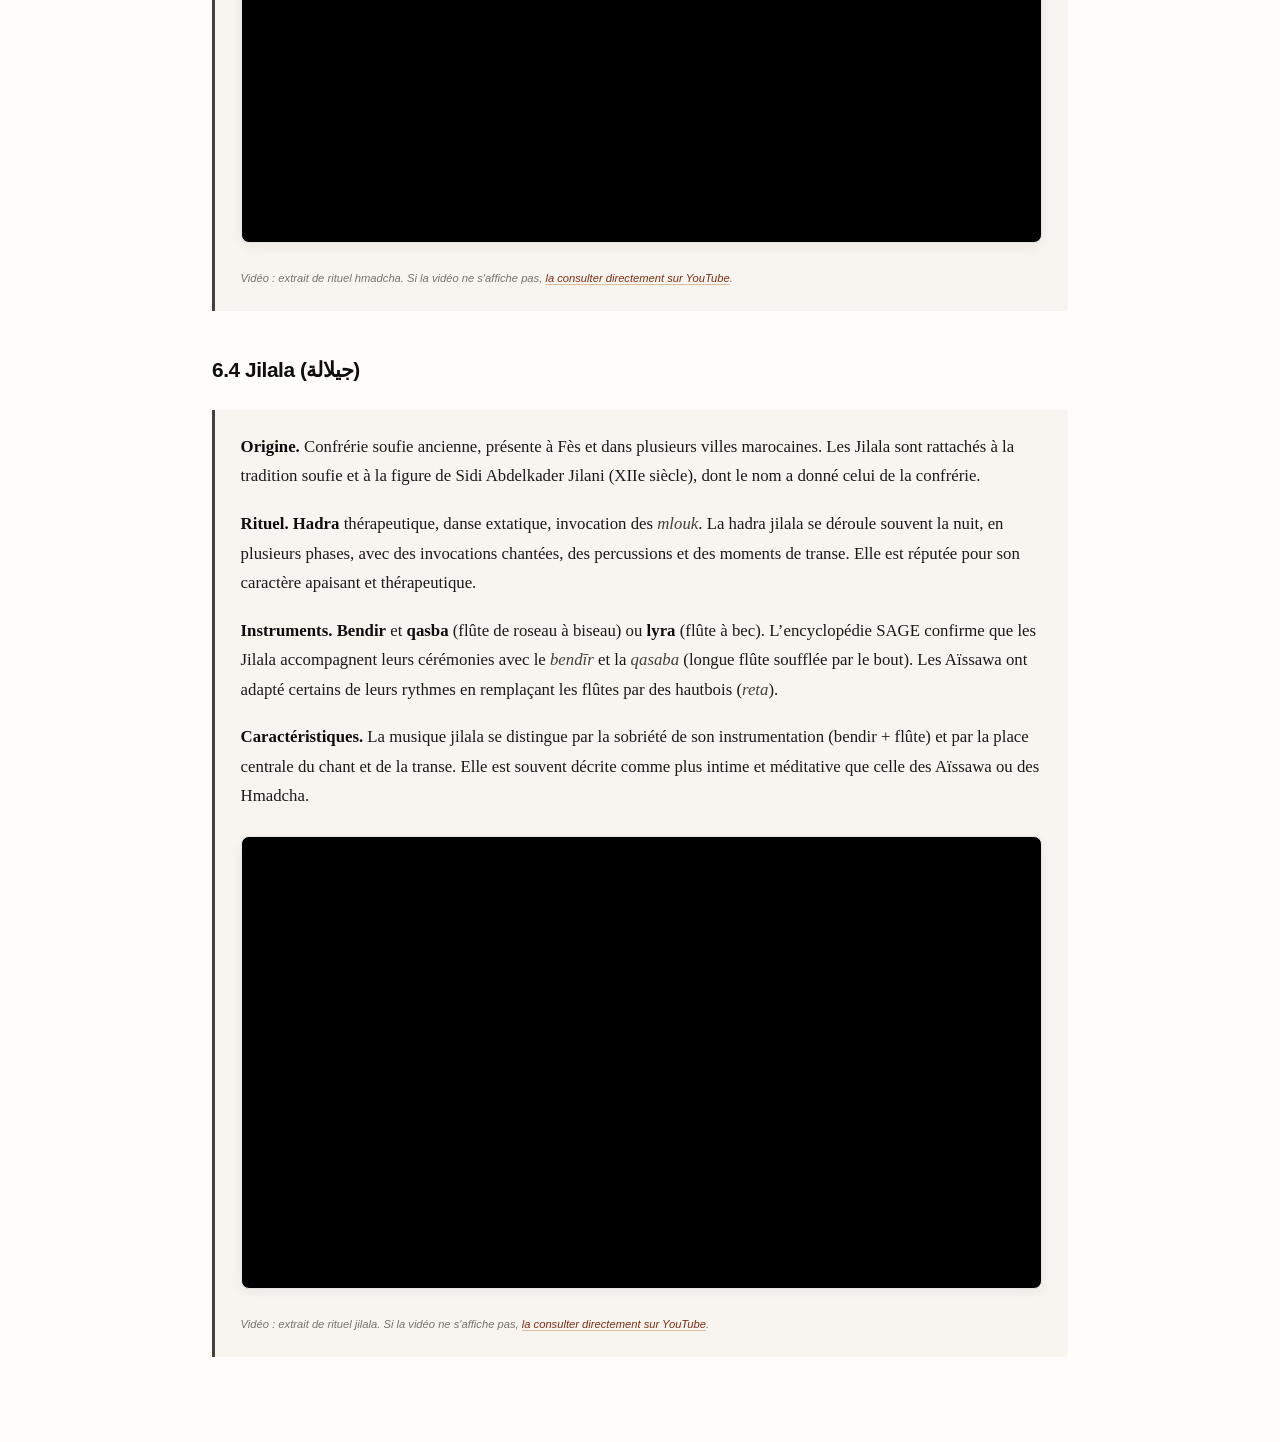
<file: pages/spirituelles.html>
<!DOCTYPE html>
<html lang="fr">
<head>
    <meta charset="UTF-8">
    <meta name="viewport" content="width=device-width, initial-scale=1.0">
    <meta name="referrer" content="strict-origin-when-cross-origin">
    <meta name="description" content="Musiques spirituelles et confrériques du Maroc : Gnawa, Issawa, Hmadcha, Jilala.">
    <title>Musiques spirituelles et confrériques — Encyclopédie musicale du Maroc</title>
    <link rel="stylesheet" href="../css/style.css">
</head>
<body>

<a class="skip-link" href="#gnawa">Aller au contenu</a>
<div class="progress-bar" id="progressBar"></div>
<nav id="site-nav" data-base="../" aria-label="Navigation principale"></nav>

<h2 id="spirituelles">6. Les musiques spirituelles et confrériques</h2>

<h3 id="gnawa">6.1 Gnawa (كناوة)</h3>
<div class="context">
    <p><strong>Origine.</strong> Communautés afro-descendantes, héritage d’Afrique de l’Ouest. La tradition gnawa s'est constituée au Maroc à partir du XVIIe siècle, à la croisée des apports subsahariens et du soufisme marocain. Elle est inscrite au patrimoine culturel immatériel de l'UNESCO depuis 2019.</p>
    <p><strong>Rituel.</strong> <strong>Lila</strong> (ou <em>derdeba</em>), cérémonie de guérison et de possession dirigée par un <strong>maâlem</strong>. La nuit se déroule en plusieurs phases, chacune associée à une couleur et à une entité spirituelle (<em>mlouk</em>), jusqu'à la transe (<em>jadba</em>).</p>
    <p><strong>Instruments.</strong> Guembri (sintir, hajhuj), qraqeb, tbel (ganga). Le trio emblématique est <em>guembri – qraqeb – chant</em>. Le guembri porte la mélodie et le rythme, les qraqeb structurent la pulsation, et la voix du maâlem conduit le rituel.</p>
    <p><strong>Recherches.</strong> La thèse de Nathalie Fernando (Université de Montréal) analyse l’identité, les représentations, les instruments rituels et les transes des Gnawa. Les travaux de Cynthia Becker (<em>Blackness in Morocco</em>) portent sur l’identité gnawa à Essaouira. L'article de Sum sur la <em>sersera</em> du guembri documente les adaptations contemporaines de l'instrument.</p>
    <p><strong>Figures.</strong> Mahmoud Ghania (« Mahmoud Guinea »), Hamid El Kasri, Abdelkbir Marchane. La scène gnawa contemporaine se déploie chaque année au Festival Gnaoua d'Essaouira, qui accueille des musiciens du monde entier.</p>
    <div class="video-wrapper">
        <iframe src="https://www.youtube.com/embed/Kz7KjOkglk8"
                title="Gnawa — rituel, musique et transe (Maroc)"
                allow="accelerometer; autoplay; clipboard-write; encrypted-media; gyroscope; picture-in-picture; web-share"
                referrerpolicy="strict-origin-when-cross-origin"
                allowfullscreen
                loading="lazy"></iframe>
    </div>
    <p class="credit">Vidéo : extrait de musique gnawa. Si la vidéo ne s'affiche pas, <a href="https://www.youtube.com/watch?v=Kz7KjOkglk8" target="_blank" rel="noopener">la consulter directement sur YouTube</a>.</p>
</div>

<h3 id="issawa">6.2 Issawa (عيساوة)</h3>
<div class="context">
    <p><strong>Origine.</strong> Confrérie soufie fondée par Sidi Mhammed ben Aïssa (v. 1465–1526), dont le sanctuaire se trouve à Meknès. La confrérie s'est diffusée dans tout le Maroc et au-delà, avec des branches régionales aux pratiques parfois distinctes.</p>
    <p><strong>Rituel.</strong> <strong>Dhikr</strong> et <strong>hadra</strong>, avec transe possible. La hadra issawa se déroule en plusieurs phases, alternant invocations chantées, louanges au Prophète et moments de transe collective, souvent accompagnés de parfums (encens) et de gestes rituels.</p>
    <p><strong>Instruments.</strong> <strong>Ghaita</strong> (hautbois), <strong>bendir</strong>, <strong>bouznazel</strong> (gros bendir à cymbales), <strong>tbila</strong> (petits tambours en paire), <strong>taarija</strong>, <strong>tassa</strong> (bol de cuivre), <strong>nfera</strong> (trompe). La <strong>ghaita</strong> est parfois appelée <em>mizmar</em> ou <em>zurna</em>. L’encyclopédie SAGE précise que le <em>tbal</em> (tambour à deux peaux) et la <em>ghaita</em> sont les instruments principaux des Aïssawa.</p>
    <p><strong>Caractéristiques.</strong> La hadra issawa est l'une des plus spectaculaires des confréries marocaines : les tambours, la ghaita et les cymbales créent une polyrythmie puissante qui soutient la transe. Les rituels ont lieu lors des moussems, des fêtes religieuses et de certaines célébrations privées.</p>
    <div class="video-wrapper">
        <iframe src="https://www.youtube.com/embed/eqT50gBMg9Y"
                title="Issawa — rituel et musique de la confrérie (Meknès, Maroc)"
                allow="accelerometer; autoplay; clipboard-write; encrypted-media; gyroscope; picture-in-picture; web-share"
                referrerpolicy="strict-origin-when-cross-origin"
                allowfullscreen
                loading="lazy"></iframe>
    </div>
    <p class="credit">Vidéo : extrait de rituel issawa. Si la vidéo ne s'affiche pas, <a href="https://www.youtube.com/watch?v=eqT50gBMg9Y" target="_blank" rel="noopener">la consulter directement sur YouTube</a>.</p>
</div>

<h3 id="hmadcha">6.3 Hmadcha (حمدوشة)</h3>
<div class="context">
    <p><strong>Origine.</strong> Confrérie soufie liée à Sidi Ali ben Hamdouch (XVIIe siècle), basée à Fès. La confrérie s'est diffusée dans tout le Maroc, avec une présence forte à Fès, Meknès et dans le Souss.</p>
    <p><strong>Rituel.</strong> <strong>Lila</strong> pour obtenir la <em>baraka</em> et induire une transe thérapeutique. Invocation d’Aïcha Qandicha, figure spirituelle centrale du panthéon hmadcha. La lila hmadcha se distingue par son intensité rythmique et la participation active des adeptes.</p>
    <p><strong>Instruments.</strong> <strong>Guembri</strong> (parfois appelé <em>ḥašūš</em>), <strong>gual</strong> (agwal, tambour d’épaule), <strong>n’fir</strong> (trompette), <strong>qarqaba</strong> (cymbales), <strong>taârija</strong>, <strong>ghayta</strong>, <strong>harraz</strong> (grand tambour en terre cuite tenu à l’épaule), <strong>tbal</strong>, <strong>lira</strong> (flûte). L’encyclopédie SAGE mentionne le <em>harrazī</em> comme ajout spécifique des Hamadsha à l’ensemble Aïssawa.</p>
    <p><strong>Caractéristiques.</strong> La musique hmadcha est reconnaissable à son usage du guembri (partagé avec les Gnawa), du harraz et du n'fir, qui créent une texture sonore unique. Les rituels mêlent invocations, percussions et transes, dans un cadre thérapeutique et spirituel.</p>
    <div class="video-wrapper">
        <iframe src="https://www.youtube.com/embed/9KyjM4ubXsk"
                title="Hmadcha — rituel et musique de la confrérie (Fès, Maroc)"
                allow="accelerometer; autoplay; clipboard-write; encrypted-media; gyroscope; picture-in-picture; web-share"
                referrerpolicy="strict-origin-when-cross-origin"
                allowfullscreen
                loading="lazy"></iframe>
    </div>
    <p class="credit">Vidéo : extrait de rituel hmadcha. Si la vidéo ne s'affiche pas, <a href="https://www.youtube.com/watch?v=9KyjM4ubXsk" target="_blank" rel="noopener">la consulter directement sur YouTube</a>.</p>
</div>

<h3 id="jilala">6.4 Jilala (جيلالة)</h3>
<div class="context">
    <p><strong>Origine.</strong> Confrérie soufie ancienne, présente à Fès et dans plusieurs villes marocaines. Les Jilala sont rattachés à la tradition soufie et à la figure de Sidi Abdelkader Jilani (XIIe siècle), dont le nom a donné celui de la confrérie.</p>
    <p><strong>Rituel.</strong> <strong>Hadra</strong> thérapeutique, danse extatique, invocation des <em>mlouk</em>. La hadra jilala se déroule souvent la nuit, en plusieurs phases, avec des invocations chantées, des percussions et des moments de transe. Elle est réputée pour son caractère apaisant et thérapeutique.</p>
    <p><strong>Instruments.</strong> <strong>Bendir</strong> et <strong>qasba</strong> (flûte de roseau à biseau) ou <strong>lyra</strong> (flûte à bec). L’encyclopédie SAGE confirme que les Jilala accompagnent leurs cérémonies avec le <em>bendīr</em> et la <em>qasaba</em> (longue flûte soufflée par le bout). Les Aïssawa ont adapté certains de leurs rythmes en remplaçant les flûtes par des hautbois (<em>reta</em>).</p>
    <p><strong>Caractéristiques.</strong> La musique jilala se distingue par la sobriété de son instrumentation (bendir + flûte) et par la place centrale du chant et de la transe. Elle est souvent décrite comme plus intime et méditative que celle des Aïssawa ou des Hmadcha.</p>
    <div class="video-wrapper">
        <iframe src="https://www.youtube.com/embed/YdL3t-Bf5sQ"
                title="Jilala — rituel et musique de la confrérie (Maroc)"
                allow="accelerometer; autoplay; clipboard-write; encrypted-media; gyroscope; picture-in-picture; web-share"
                referrerpolicy="strict-origin-when-cross-origin"
                allowfullscreen
                loading="lazy"></iframe>
    </div>
    <p class="credit">Vidéo : extrait de rituel jilala. Si la vidéo ne s'affiche pas, <a href="https://www.youtube.com/watch?v=YdL3t-Bf5sQ" target="_blank" rel="noopener">la consulter directement sur YouTube</a>.</p>
</div>

<a class="back-to-top" id="backToTop" href="#" aria-label="Retour en haut">↑</a>

<script src="../js/nav.js"></script>
<script src="../js/main.js"></script>
</body>
</html>
</file>
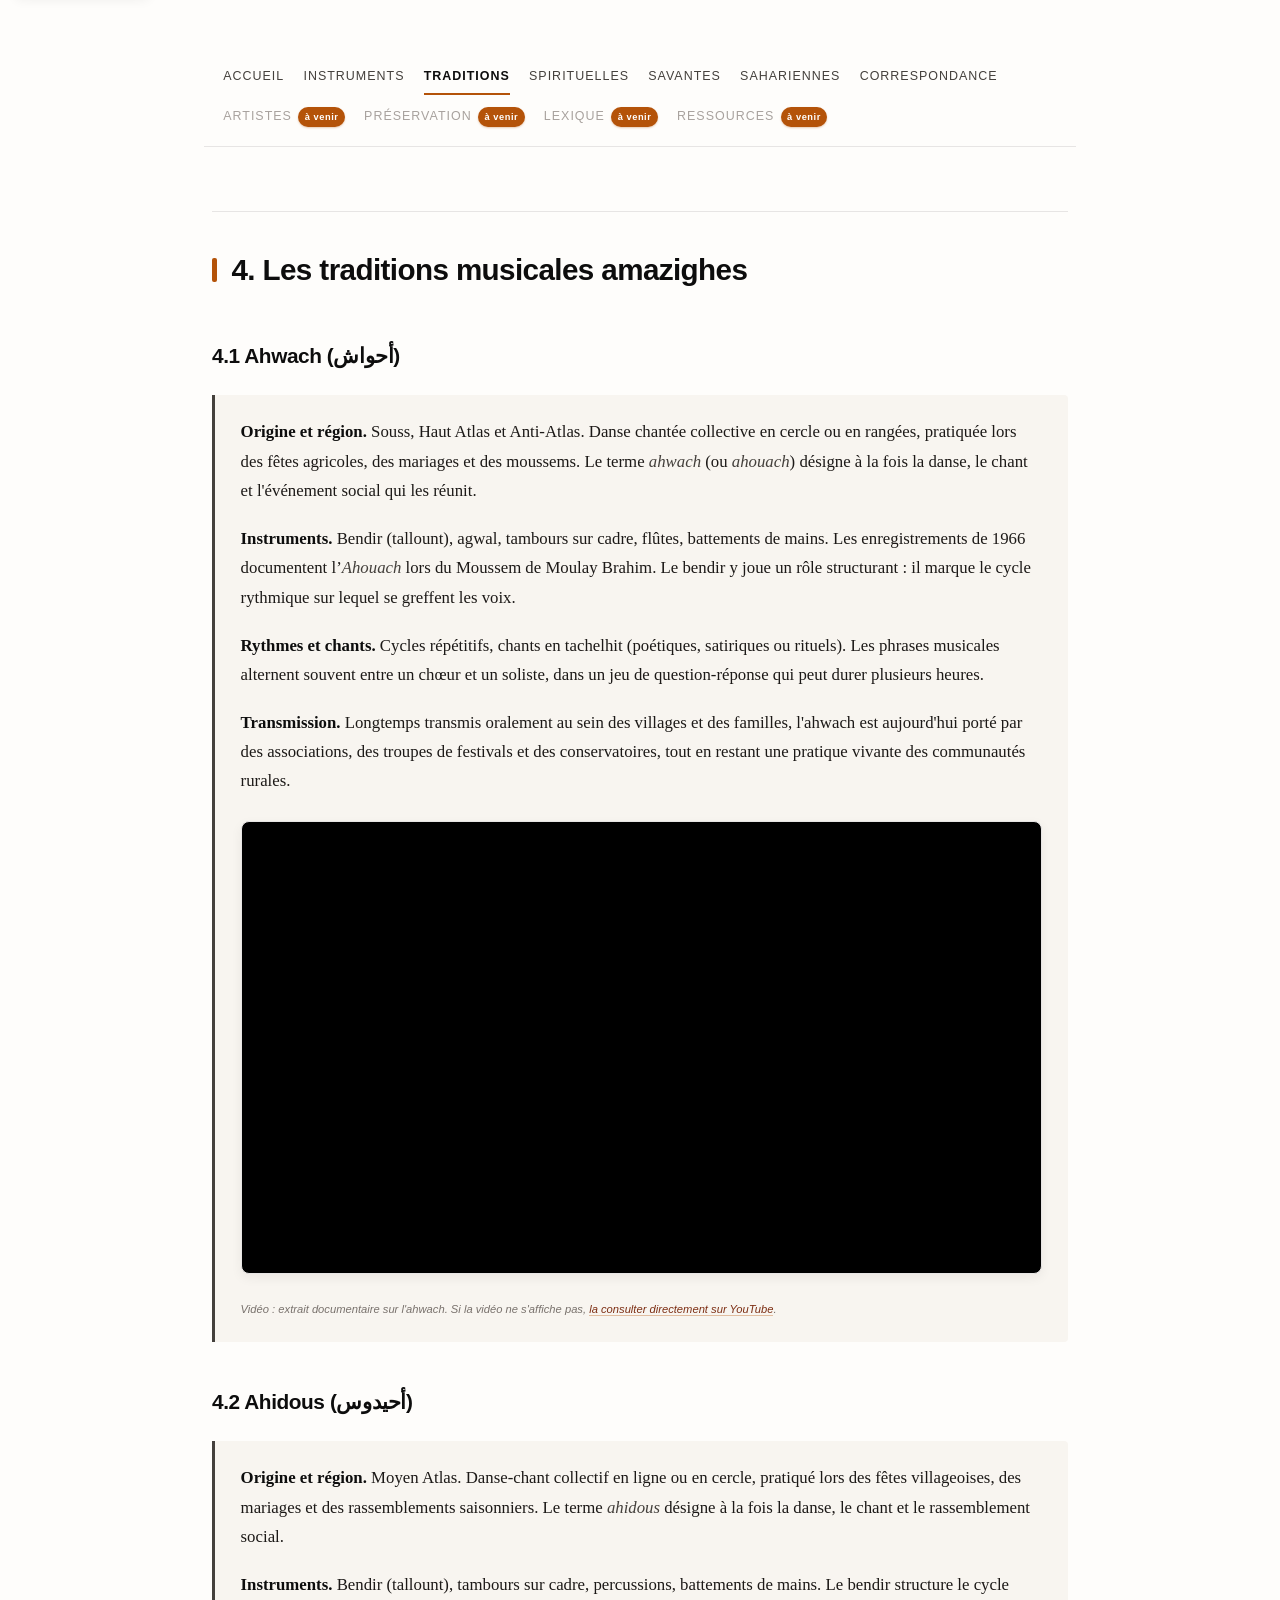
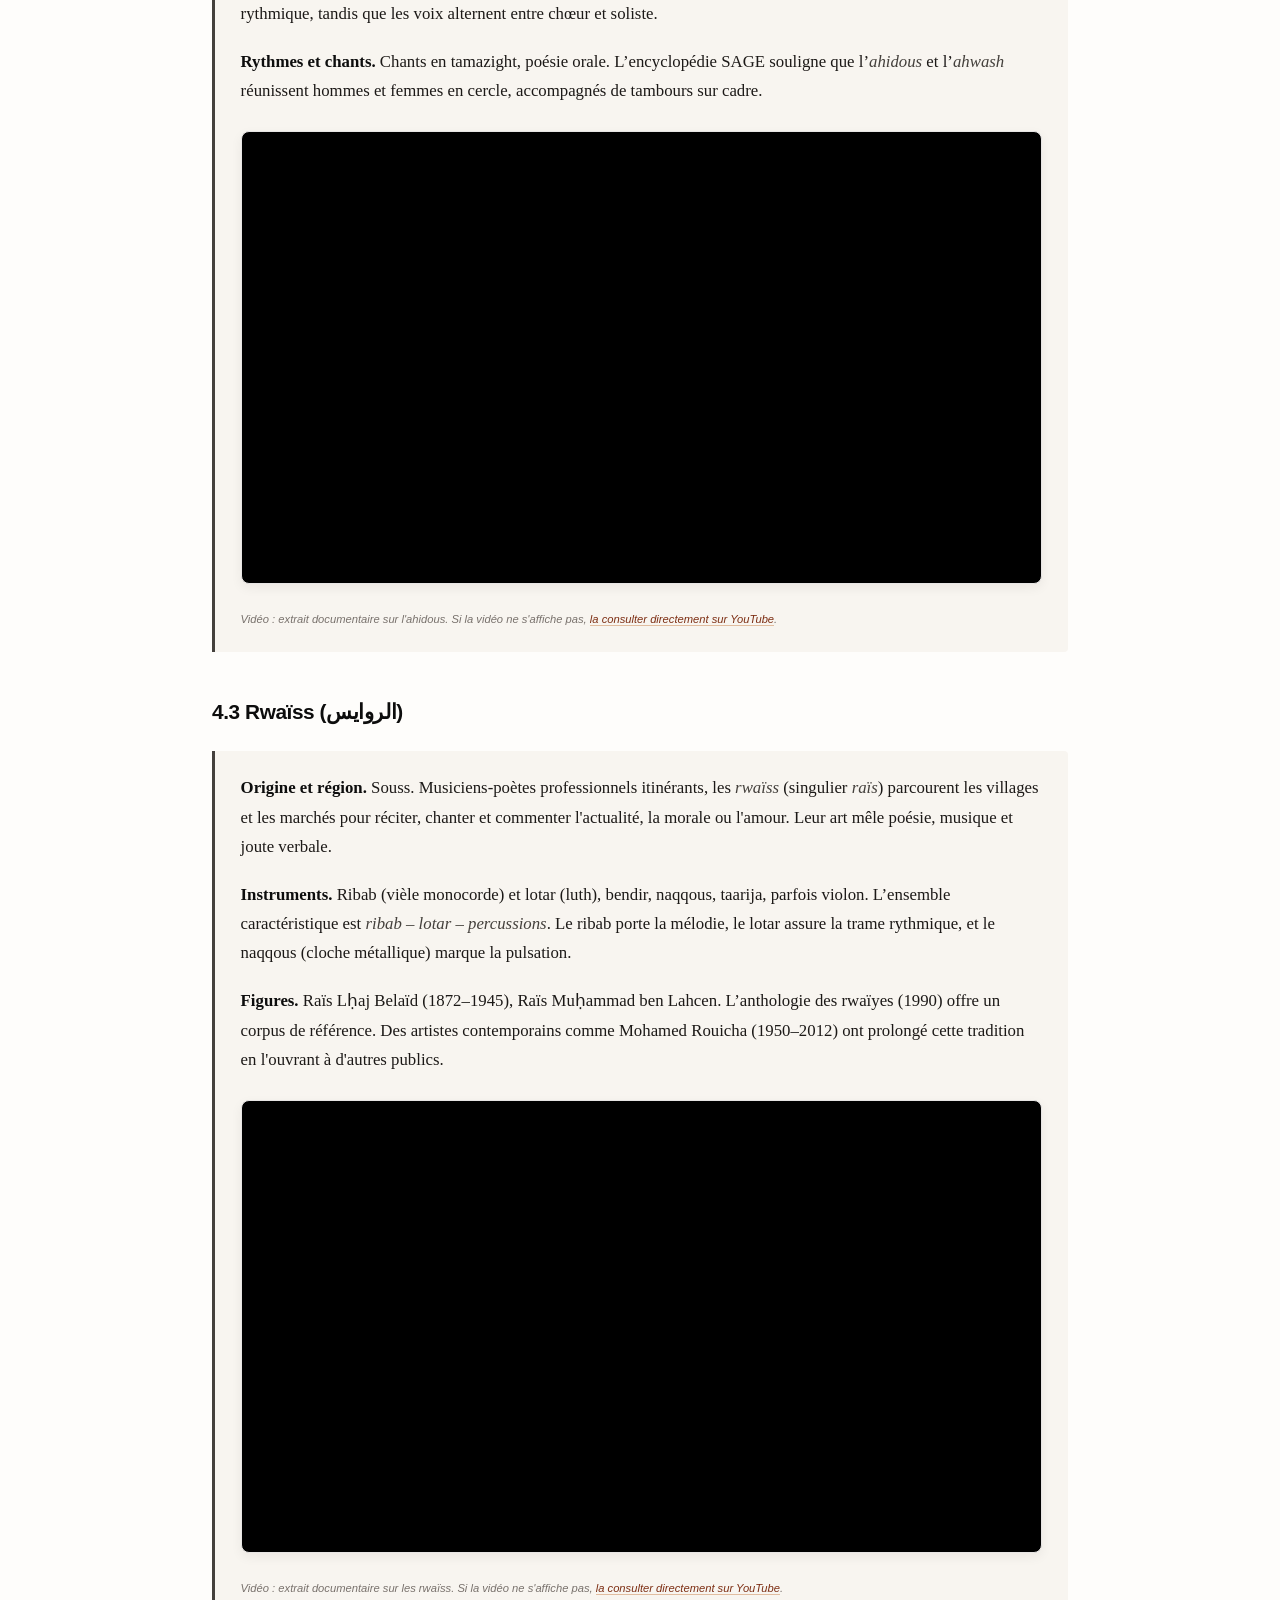
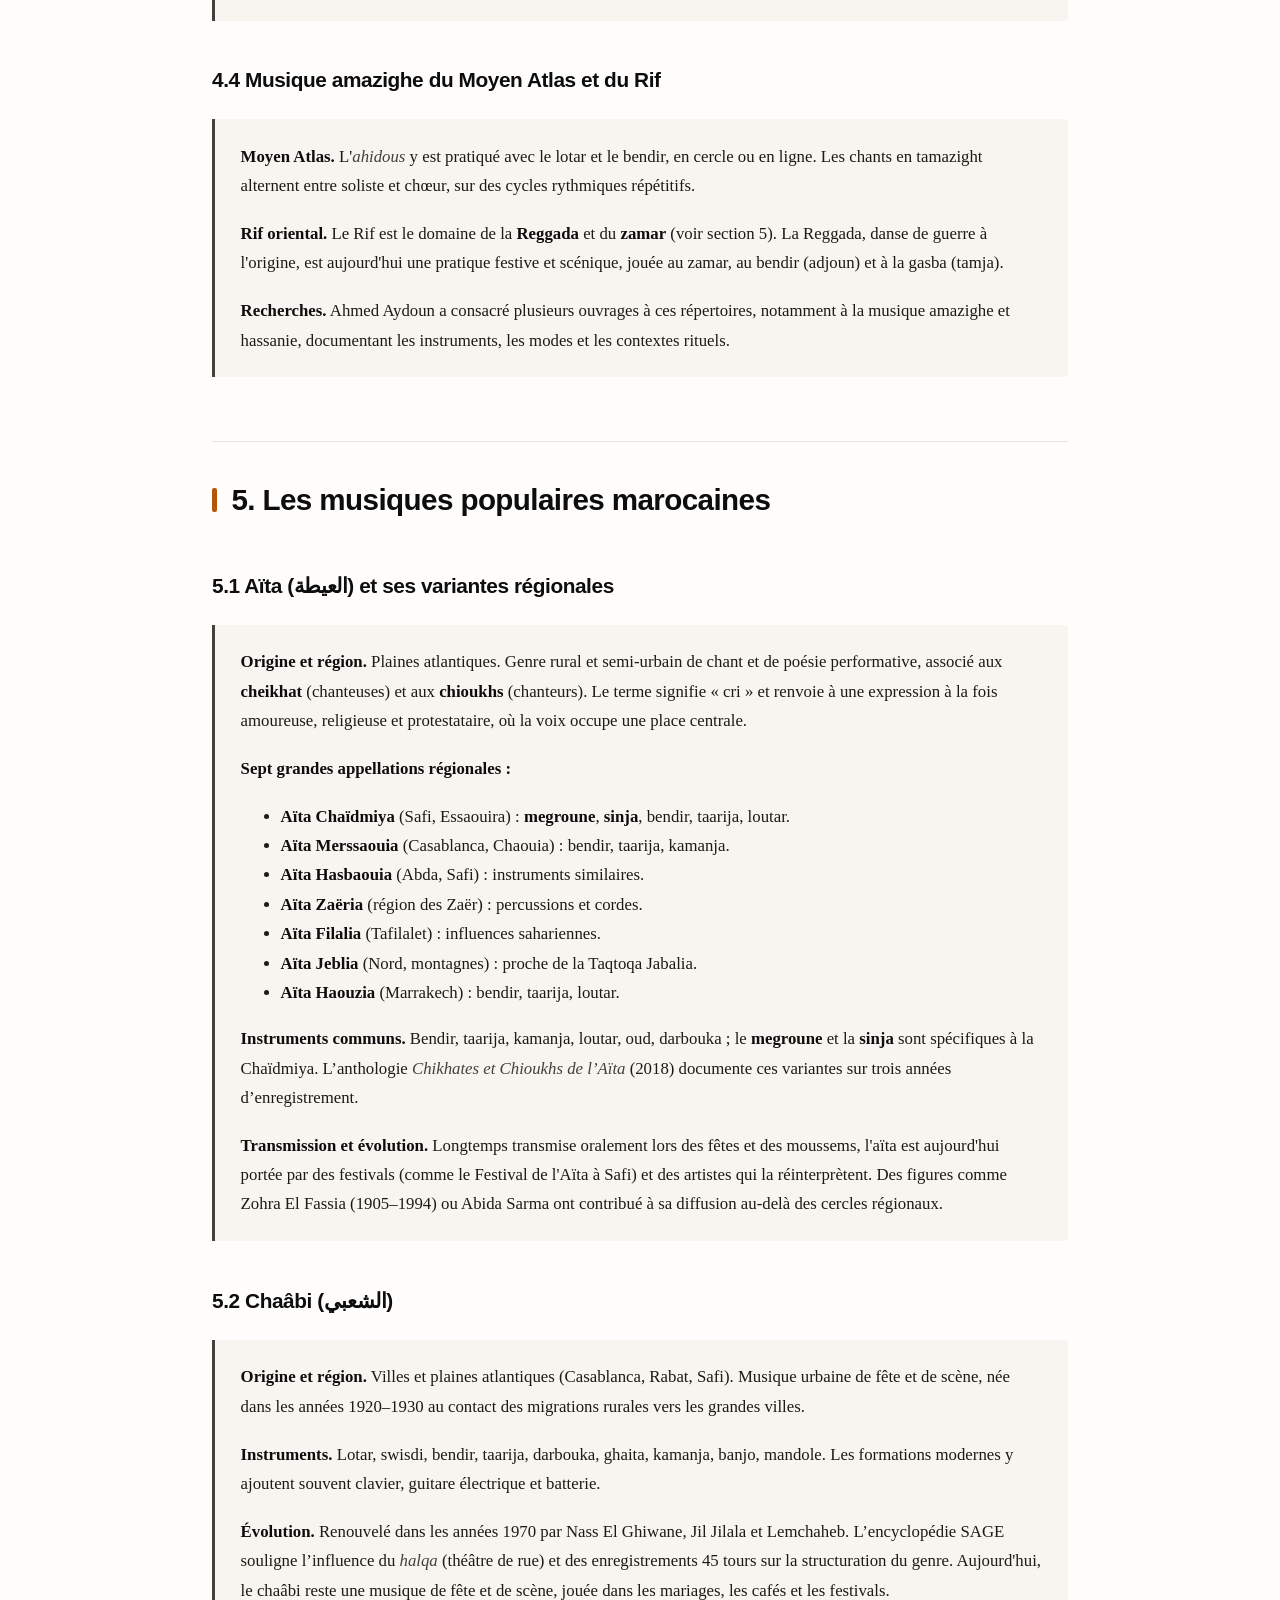
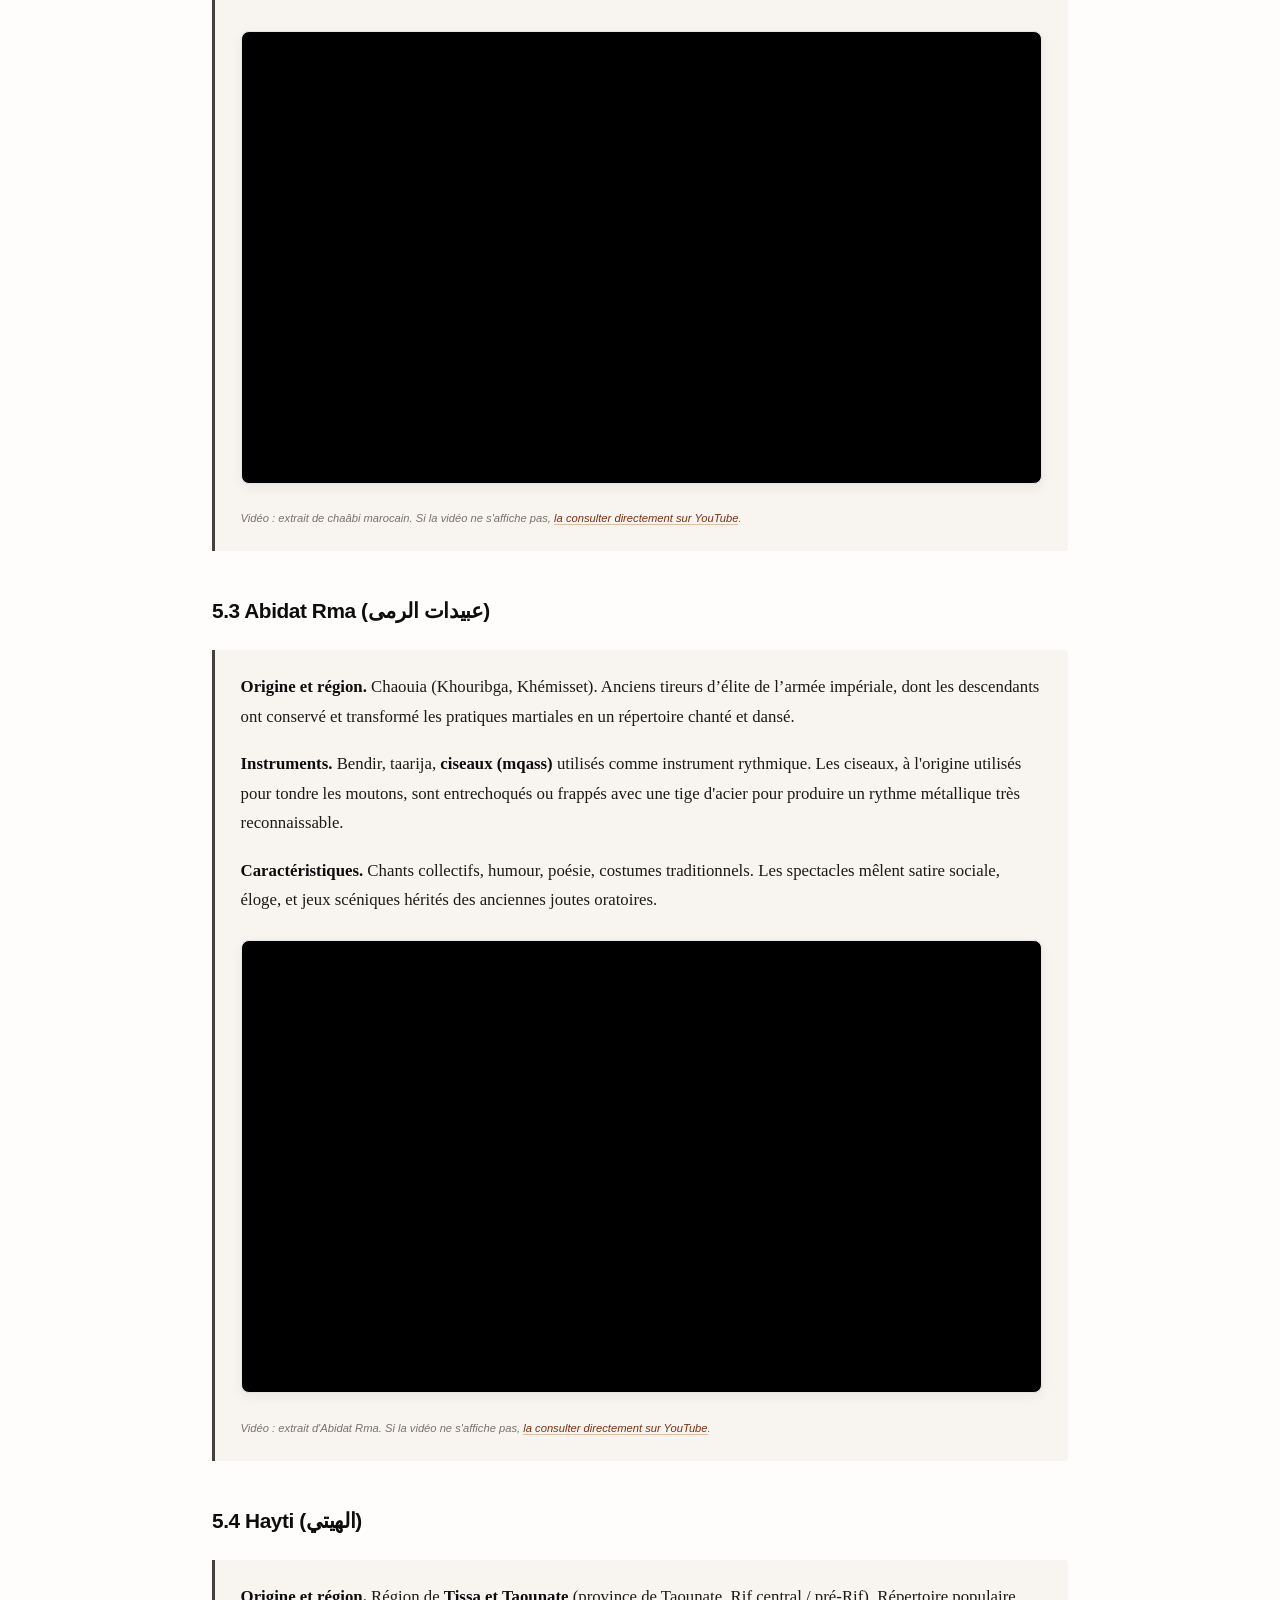
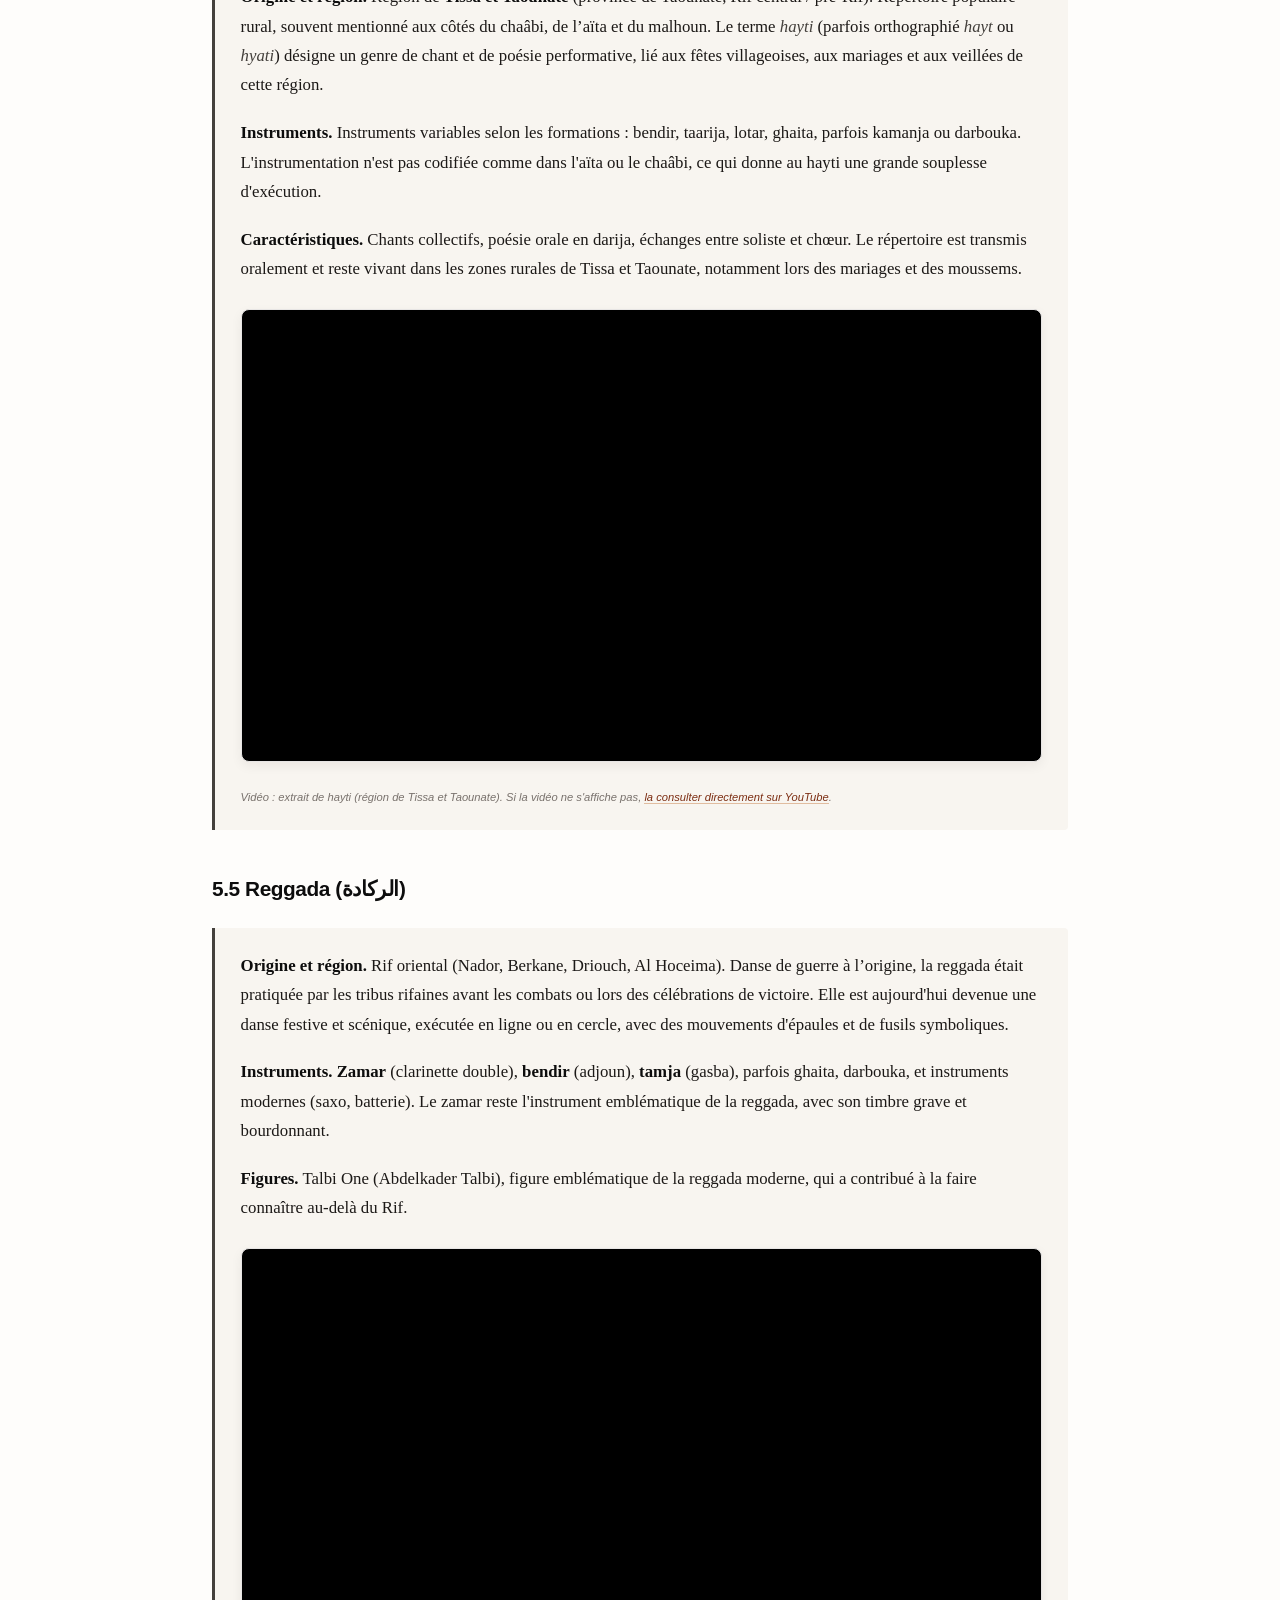
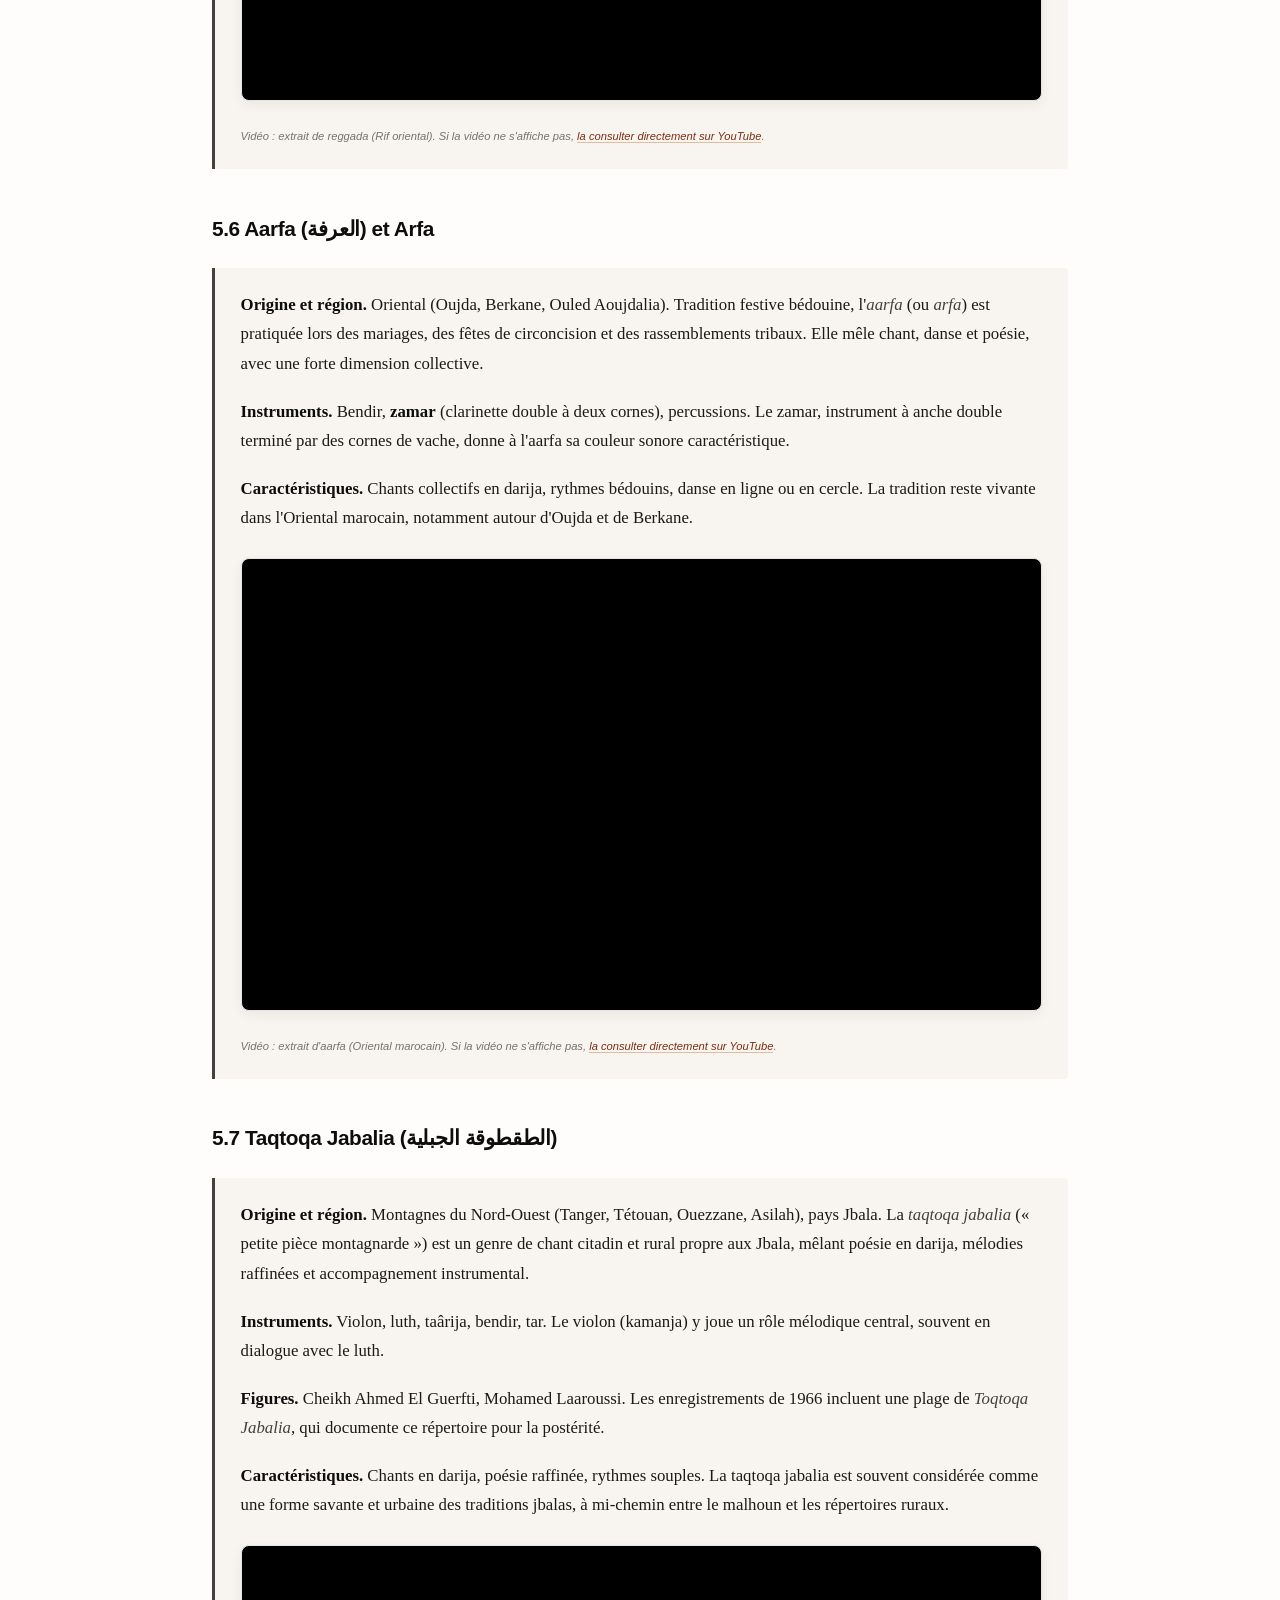
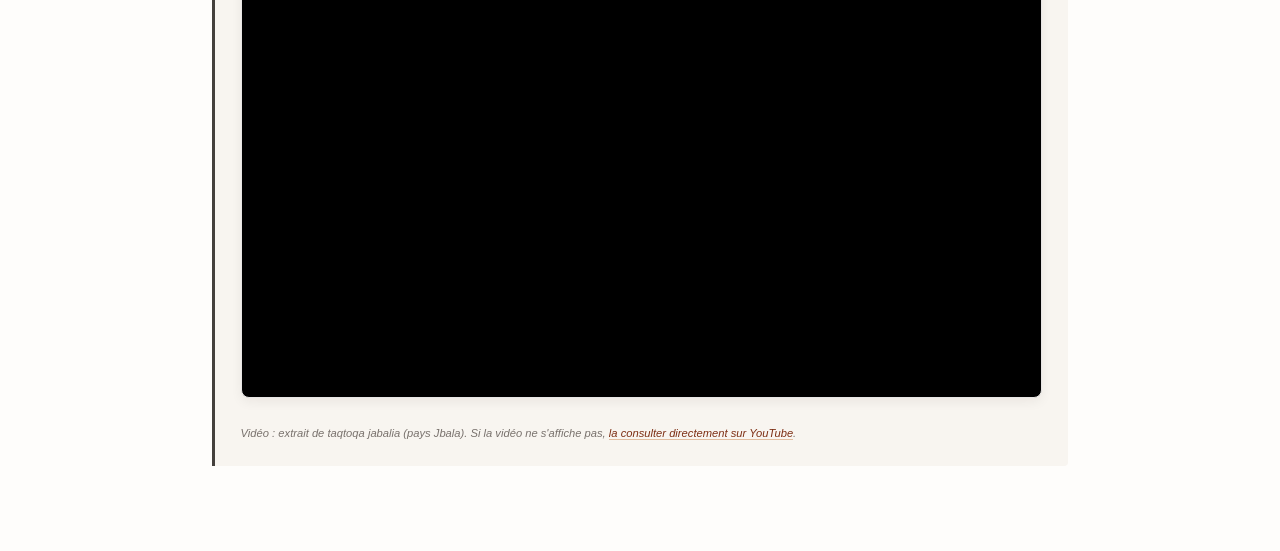
<file: pages/traditions.html>
<!DOCTYPE html>
<html lang="fr">
<head>
    <meta charset="UTF-8">
    <meta name="viewport" content="width=device-width, initial-scale=1.0">
    <meta name="referrer" content="strict-origin-when-cross-origin">
    <meta name="description" content="Traditions musicales amazighes et musiques populaires marocaines : ahwach, ahidous, rwaïss, aïta, chaâbi, reggada, etc.">
    <title>Traditions amazighes et populaires — Encyclopédie musicale du Maroc</title>
    <link rel="stylesheet" href="../css/style.css">
</head>
<body>

<a class="skip-link" href="#traditions-amazighes">Aller au contenu</a>
<div class="progress-bar" id="progressBar"></div>
<nav id="site-nav" data-base="../" aria-label="Navigation principale"></nav>

<!-- ============================================================ -->
<h2 id="traditions-amazighes">4. Les traditions musicales amazighes</h2>

<h3 id="ahwach">4.1 Ahwach (أحواش)</h3>
<div class="context">
    <p><strong>Origine et région.</strong> Souss, Haut Atlas et Anti-Atlas. Danse chantée collective en cercle ou en rangées, pratiquée lors des fêtes agricoles, des mariages et des moussems. Le terme <em>ahwach</em> (ou <em>ahouach</em>) désigne à la fois la danse, le chant et l'événement social qui les réunit.</p>
    <p><strong>Instruments.</strong> Bendir (tallount), agwal, tambours sur cadre, flûtes, battements de mains. Les enregistrements de 1966 documentent l’<em>Ahouach</em> lors du Moussem de Moulay Brahim. Le bendir y joue un rôle structurant : il marque le cycle rythmique sur lequel se greffent les voix.</p>
    <p><strong>Rythmes et chants.</strong> Cycles répétitifs, chants en tachelhit (poétiques, satiriques ou rituels). Les phrases musicales alternent souvent entre un chœur et un soliste, dans un jeu de question-réponse qui peut durer plusieurs heures.</p>
    <p><strong>Transmission.</strong> Longtemps transmis oralement au sein des villages et des familles, l'ahwach est aujourd'hui porté par des associations, des troupes de festivals et des conservatoires, tout en restant une pratique vivante des communautés rurales.</p>
    <div class="video-wrapper">
        <iframe src="https://www.youtube.com/embed/88ZygWPtfbA"
                title="Ahwach — danse et chant collectifs du Souss (Maroc)"
                allow="accelerometer; autoplay; clipboard-write; encrypted-media; gyroscope; picture-in-picture; web-share"
                referrerpolicy="strict-origin-when-cross-origin"
                allowfullscreen
                loading="lazy"></iframe>
    </div>
    <p class="credit">Vidéo : extrait documentaire sur l'ahwach. Si la vidéo ne s'affiche pas, <a href="https://www.youtube.com/watch?v=88ZygWPtfbA" target="_blank" rel="noopener">la consulter directement sur YouTube</a>.</p>
</div>

<h3 id="ahidous">4.2 Ahidous (أحيدوس)</h3>
<div class="context">
    <p><strong>Origine et région.</strong> Moyen Atlas. Danse-chant collectif en ligne ou en cercle, pratiqué lors des fêtes villageoises, des mariages et des rassemblements saisonniers. Le terme <em>ahidous</em> désigne à la fois la danse, le chant et le rassemblement social.</p>
    <p><strong>Instruments.</strong> Bendir (tallount), tambours sur cadre, percussions, battements de mains. Le bendir structure le cycle rythmique, tandis que les voix alternent entre chœur et soliste.</p>
    <p><strong>Rythmes et chants.</strong> Chants en tamazight, poésie orale. L’encyclopédie SAGE souligne que l’<em>ahidous</em> et l’<em>ahwash</em> réunissent hommes et femmes en cercle, accompagnés de tambours sur cadre.</p>
    <div class="video-wrapper">
        <iframe src="https://www.youtube.com/embed/mO75z4LWGcI"
                title="Ahidous — danse et chant collectifs du Moyen Atlas (Maroc)"
                allow="accelerometer; autoplay; clipboard-write; encrypted-media; gyroscope; picture-in-picture; web-share"
                referrerpolicy="strict-origin-when-cross-origin"
                allowfullscreen
                loading="lazy"></iframe>
    </div>
    <p class="credit">Vidéo : extrait documentaire sur l'ahidous. Si la vidéo ne s'affiche pas, <a href="https://www.youtube.com/watch?v=mO75z4LWGcI" target="_blank" rel="noopener">la consulter directement sur YouTube</a>.</p>
</div>

<h3 id="rwaiss">4.3 Rwaïss (الروايس)</h3>
<div class="context">
    <p><strong>Origine et région.</strong> Souss. Musiciens-poètes professionnels itinérants, les <em>rwaïss</em> (singulier <em>raïs</em>) parcourent les villages et les marchés pour réciter, chanter et commenter l'actualité, la morale ou l'amour. Leur art mêle poésie, musique et joute verbale.</p>
    <p><strong>Instruments.</strong> Ribab (vièle monocorde) et lotar (luth), bendir, naqqous, taarija, parfois violon. L’ensemble caractéristique est <em>ribab – lotar – percussions</em>. Le ribab porte la mélodie, le lotar assure la trame rythmique, et le naqqous (cloche métallique) marque la pulsation.</p>
    <p><strong>Figures.</strong> Raïs Lḥaj Belaïd (1872–1945), Raïs Muḥammad ben Lahcen. L’anthologie des rwaïyes (1990) offre un corpus de référence. Des artistes contemporains comme Mohamed Rouicha (1950–2012) ont prolongé cette tradition en l'ouvrant à d'autres publics.</p>
    <div class="video-wrapper">
        <iframe src="https://www.youtube.com/embed/jUIUlm5bDMI"
                title="Rwaïss — musique et poésie du Souss (Maroc)"
                allow="accelerometer; autoplay; clipboard-write; encrypted-media; gyroscope; picture-in-picture; web-share"
                referrerpolicy="strict-origin-when-cross-origin"
                allowfullscreen
                loading="lazy"></iframe>
    </div>
    <p class="credit">Vidéo : extrait documentaire sur les rwaïss. Si la vidéo ne s'affiche pas, <a href="https://www.youtube.com/watch?v=jUIUlm5bDMI" target="_blank" rel="noopener">la consulter directement sur YouTube</a>.</p>
</div>

<h3 id="amazighe-atlas-rif">4.4 Musique amazighe du Moyen Atlas et du Rif</h3>
<div class="context">
    <p><strong>Moyen Atlas.</strong> L'<em>ahidous</em> y est pratiqué avec le lotar et le bendir, en cercle ou en ligne. Les chants en tamazight alternent entre soliste et chœur, sur des cycles rythmiques répétitifs.</p>
    <p><strong>Rif oriental.</strong> Le Rif est le domaine de la <strong>Reggada</strong> et du <strong>zamar</strong> (voir section 5). La Reggada, danse de guerre à l'origine, est aujourd'hui une pratique festive et scénique, jouée au zamar, au bendir (adjoun) et à la gasba (tamja).</p>
    <p><strong>Recherches.</strong> Ahmed Aydoun a consacré plusieurs ouvrages à ces répertoires, notamment à la musique amazighe et hassanie, documentant les instruments, les modes et les contextes rituels.</p>
</div>

<!-- ============================================================ -->
<h2 id="populaires">5. Les musiques populaires marocaines</h2>

<h3 id="aita">5.1 Aïta (العيطة) et ses variantes régionales</h3>
<div class="context">
    <p><strong>Origine et région.</strong> Plaines atlantiques. Genre rural et semi-urbain de chant et de poésie performative, associé aux <strong>cheikhat</strong> (chanteuses) et aux <strong>chioukhs</strong> (chanteurs). Le terme signifie « cri » et renvoie à une expression à la fois amoureuse, religieuse et protestataire, où la voix occupe une place centrale.</p>
    <p><strong>Sept grandes appellations régionales :</strong></p>
    <ul>
        <li><strong>Aïta Chaïdmiya</strong> (Safi, Essaouira) : <strong>megroune</strong>, <strong>sinja</strong>, bendir, taarija, loutar.</li>
        <li><strong>Aïta Merssaouia</strong> (Casablanca, Chaouia) : bendir, taarija, kamanja.</li>
        <li><strong>Aïta Hasbaouia</strong> (Abda, Safi) : instruments similaires.</li>
        <li><strong>Aïta Zaëria</strong> (région des Zaër) : percussions et cordes.</li>
        <li><strong>Aïta Filalia</strong> (Tafilalet) : influences sahariennes.</li>
        <li><strong>Aïta Jeblia</strong> (Nord, montagnes) : proche de la Taqtoqa Jabalia.</li>
        <li><strong>Aïta Haouzia</strong> (Marrakech) : bendir, taarija, loutar.</li>
    </ul>
    <p><strong>Instruments communs.</strong> Bendir, taarija, kamanja, loutar, oud, darbouka ; le <strong>megroune</strong> et la <strong>sinja</strong> sont spécifiques à la Chaïdmiya. L’anthologie <em>Chikhates et Chioukhs de l’Aïta</em> (2018) documente ces variantes sur trois années d’enregistrement.</p>
    <p><strong>Transmission et évolution.</strong> Longtemps transmise oralement lors des fêtes et des moussems, l'aïta est aujourd'hui portée par des festivals (comme le Festival de l'Aïta à Safi) et des artistes qui la réinterprètent. Des figures comme Zohra El Fassia (1905–1994) ou Abida Sarma ont contribué à sa diffusion au-delà des cercles régionaux.</p>
</div>

<h3 id="chaabi">5.2 Chaâbi (الشعبي)</h3>
<div class="context">
    <p><strong>Origine et région.</strong> Villes et plaines atlantiques (Casablanca, Rabat, Safi). Musique urbaine de fête et de scène, née dans les années 1920–1930 au contact des migrations rurales vers les grandes villes.</p>
    <p><strong>Instruments.</strong> Lotar, swisdi, bendir, taarija, darbouka, ghaita, kamanja, banjo, mandole. Les formations modernes y ajoutent souvent clavier, guitare électrique et batterie.</p>
    <p><strong>Évolution.</strong> Renouvelé dans les années 1970 par Nass El Ghiwane, Jil Jilala et Lemchaheb. L’encyclopédie SAGE souligne l’influence du <em>halqa</em> (théâtre de rue) et des enregistrements 45 tours sur la structuration du genre. Aujourd'hui, le chaâbi reste une musique de fête et de scène, jouée dans les mariages, les cafés et les festivals.</p>
    <div class="video-wrapper">
        <iframe src="https://www.youtube.com/embed/6EGYgRUe2wg"
                title="Chaâbi — musique urbaine des plaines atlantiques (Maroc)"
                allow="accelerometer; autoplay; clipboard-write; encrypted-media; gyroscope; picture-in-picture; web-share"
                referrerpolicy="strict-origin-when-cross-origin"
                allowfullscreen
                loading="lazy"></iframe>
    </div>
    <p class="credit">Vidéo : extrait de chaâbi marocain. Si la vidéo ne s'affiche pas, <a href="https://www.youtube.com/watch?v=6EGYgRUe2wg" target="_blank" rel="noopener">la consulter directement sur YouTube</a>.</p>
</div>

<h3 id="abidat-rma">5.3 Abidat Rma (عبيدات الرمى)</h3>
<div class="context">
    <p><strong>Origine et région.</strong> Chaouia (Khouribga, Khémisset). Anciens tireurs d’élite de l’armée impériale, dont les descendants ont conservé et transformé les pratiques martiales en un répertoire chanté et dansé.</p>
    <p><strong>Instruments.</strong> Bendir, taarija, <strong>ciseaux (mqass)</strong> utilisés comme instrument rythmique. Les ciseaux, à l'origine utilisés pour tondre les moutons, sont entrechoqués ou frappés avec une tige d'acier pour produire un rythme métallique très reconnaissable.</p>
    <p><strong>Caractéristiques.</strong> Chants collectifs, humour, poésie, costumes traditionnels. Les spectacles mêlent satire sociale, éloge, et jeux scéniques hérités des anciennes joutes oratoires.</p>
    <div class="video-wrapper">
        <iframe src="https://www.youtube.com/embed/0Afk3p0kYQQ"
                title="Abidat Rma — chants et percussions de la Chaouia (Maroc)"
                allow="accelerometer; autoplay; clipboard-write; encrypted-media; gyroscope; picture-in-picture; web-share"
                referrerpolicy="strict-origin-when-cross-origin"
                allowfullscreen
                loading="lazy"></iframe>
    </div>
    <p class="credit">Vidéo : extrait d'Abidat Rma. Si la vidéo ne s'affiche pas, <a href="https://www.youtube.com/watch?v=0Afk3p0kYQQ" target="_blank" rel="noopener">la consulter directement sur YouTube</a>.</p>
</div>

<h3 id="hayti">5.4 Hayti (الهيتي)</h3>
<div class="context">
    <p><strong>Origine et région.</strong> Région de <strong>Tissa et Taounate</strong> (province de Taounate, Rif central / pré-Rif). Répertoire populaire rural, souvent mentionné aux côtés du chaâbi, de l’aïta et du malhoun. Le terme <em>hayti</em> (parfois orthographié <em>hayt</em> ou <em>hyati</em>) désigne un genre de chant et de poésie performative, lié aux fêtes villageoises, aux mariages et aux veillées de cette région.</p>
    <p><strong>Instruments.</strong> Instruments variables selon les formations : bendir, taarija, lotar, ghaita, parfois kamanja ou darbouka. L'instrumentation n'est pas codifiée comme dans l'aïta ou le chaâbi, ce qui donne au hayti une grande souplesse d'exécution.</p>
    <p><strong>Caractéristiques.</strong> Chants collectifs, poésie orale en darija, échanges entre soliste et chœur. Le répertoire est transmis oralement et reste vivant dans les zones rurales de Tissa et Taounate, notamment lors des mariages et des moussems.</p>
    <div class="video-wrapper">
        <iframe src="https://www.youtube.com/embed/7lQSAKoxMKc"
                title="Hayti — chant et poésie populaires de Tissa et Taounate (Maroc)"
                allow="accelerometer; autoplay; clipboard-write; encrypted-media; gyroscope; picture-in-picture; web-share"
                referrerpolicy="strict-origin-when-cross-origin"
                allowfullscreen
                loading="lazy"></iframe>
    </div>
    <p class="credit">Vidéo : extrait de hayti (région de Tissa et Taounate). Si la vidéo ne s'affiche pas, <a href="https://www.youtube.com/watch?v=7lQSAKoxMKc" target="_blank" rel="noopener">la consulter directement sur YouTube</a>.</p>
</div>

<h3 id="reggada">5.5 Reggada (الركادة)</h3>
<div class="context">
    <p><strong>Origine et région.</strong> Rif oriental (Nador, Berkane, Driouch, Al Hoceima). Danse de guerre à l’origine, la reggada était pratiquée par les tribus rifaines avant les combats ou lors des célébrations de victoire. Elle est aujourd'hui devenue une danse festive et scénique, exécutée en ligne ou en cercle, avec des mouvements d'épaules et de fusils symboliques.</p>
    <p><strong>Instruments.</strong> <strong>Zamar</strong> (clarinette double), <strong>bendir</strong> (adjoun), <strong>tamja</strong> (gasba), parfois ghaita, darbouka, et instruments modernes (saxo, batterie). Le zamar reste l'instrument emblématique de la reggada, avec son timbre grave et bourdonnant.</p>
    <p><strong>Figures.</strong> Talbi One (Abdelkader Talbi), figure emblématique de la reggada moderne, qui a contribué à la faire connaître au-delà du Rif.</p>
    <div class="video-wrapper">
        <iframe src="https://www.youtube.com/embed/eYcODZl6IAo"
                title="Reggada — danse et musique du Rif oriental (Maroc)"
                allow="accelerometer; autoplay; clipboard-write; encrypted-media; gyroscope; picture-in-picture; web-share"
                referrerpolicy="strict-origin-when-cross-origin"
                allowfullscreen
                loading="lazy"></iframe>
    </div>
    <p class="credit">Vidéo : extrait de reggada (Rif oriental). Si la vidéo ne s'affiche pas, <a href="https://www.youtube.com/watch?v=eYcODZl6IAo" target="_blank" rel="noopener">la consulter directement sur YouTube</a>.</p>
</div>

<h3 id="aarfa">5.6 Aarfa (العرفة) et Arfa</h3>
<div class="context">
    <p><strong>Origine et région.</strong> Oriental (Oujda, Berkane, Ouled Aoujdalia). Tradition festive bédouine, l'<em>aarfa</em> (ou <em>arfa</em>) est pratiquée lors des mariages, des fêtes de circoncision et des rassemblements tribaux. Elle mêle chant, danse et poésie, avec une forte dimension collective.</p>
    <p><strong>Instruments.</strong> Bendir, <strong>zamar</strong> (clarinette double à deux cornes), percussions. Le zamar, instrument à anche double terminé par des cornes de vache, donne à l'aarfa sa couleur sonore caractéristique.</p>
    <p><strong>Caractéristiques.</strong> Chants collectifs en darija, rythmes bédouins, danse en ligne ou en cercle. La tradition reste vivante dans l'Oriental marocain, notamment autour d'Oujda et de Berkane.</p>
    <div class="video-wrapper">
        <iframe src="https://www.youtube.com/embed/ezn11aUccsw"
                title="Aarfa — tradition festive bédouine de l'Oriental (Maroc)"
                allow="accelerometer; autoplay; clipboard-write; encrypted-media; gyroscope; picture-in-picture; web-share"
                referrerpolicy="strict-origin-when-cross-origin"
                allowfullscreen
                loading="lazy"></iframe>
    </div>
    <p class="credit">Vidéo : extrait d'aarfa (Oriental marocain). Si la vidéo ne s'affiche pas, <a href="https://www.youtube.com/watch?v=ezn11aUccsw" target="_blank" rel="noopener">la consulter directement sur YouTube</a>.</p>
</div>

<h3 id="taqtoqa-jabalia">5.7 Taqtoqa Jabalia (الطقطوقة الجبلية)</h3>
<div class="context">
    <p><strong>Origine et région.</strong> Montagnes du Nord-Ouest (Tanger, Tétouan, Ouezzane, Asilah), pays Jbala. La <em>taqtoqa jabalia</em> (« petite pièce montagnarde ») est un genre de chant citadin et rural propre aux Jbala, mêlant poésie en darija, mélodies raffinées et accompagnement instrumental.</p>
    <p><strong>Instruments.</strong> Violon, luth, taârija, bendir, tar. Le violon (kamanja) y joue un rôle mélodique central, souvent en dialogue avec le luth.</p>
    <p><strong>Figures.</strong> Cheikh Ahmed El Guerfti, Mohamed Laaroussi. Les enregistrements de 1966 incluent une plage de <em>Toqtoqa Jabalia</em>, qui documente ce répertoire pour la postérité.</p>
    <p><strong>Caractéristiques.</strong> Chants en darija, poésie raffinée, rythmes souples. La taqtoqa jabalia est souvent considérée comme une forme savante et urbaine des traditions jbalas, à mi-chemin entre le malhoun et les répertoires ruraux.</p>
    <div class="video-wrapper">
        <iframe src="https://www.youtube.com/embed/phqn1X5FcTo"
                title="Taqtoqa Jabalia — chant des Jbala, montagnes du Nord-Ouest (Maroc)"
                allow="accelerometer; autoplay; clipboard-write; encrypted-media; gyroscope; picture-in-picture; web-share"
                referrerpolicy="strict-origin-when-cross-origin"
                allowfullscreen
                loading="lazy"></iframe>
    </div>
    <p class="credit">Vidéo : extrait de taqtoqa jabalia (pays Jbala). Si la vidéo ne s'affiche pas, <a href="https://www.youtube.com/watch?v=phqn1X5FcTo" target="_blank" rel="noopener">la consulter directement sur YouTube</a>.</p>
</div>

<a class="back-to-top" id="backToTop" href="#" aria-label="Retour en haut">↑</a>

<script src="../js/nav.js"></script>
<script src="../js/main.js"></script>
</body>
</html>
</file>
<file: css/style.css>
/* ============================================================
   ENCYCLOPÉDIE MUSICALE DU MAROC — feuille de style
   Version 2.1 — palette chaleureuse, hiérarchie renforcée
   (mode sombre retiré)
   ============================================================ */

/* ---------- VARIABLES ---------- */
:root {
    /* Neutres */
    --noir: #0d0d0d;
    --noir-doux: #1c1917;
    --gris-fonce: #44403c;
    --gris: #78716c;
    --gris-clair: #a8a29e;
    --bordure: #e7e5e4;
    --bordure-forte: #d6d3d1;
    --fond: #fefdfb;
    --fond-alt: #f8f5f0;
    --fond-carte: #ffffff;

    /* Accents chauds (inspirés du Maroc : terre, safran, cuivre) */
    --accent: #b45309;
    --accent-clair: #ea580c;
    --accent-fonce: #7c2d12;
    --accent-bg: #fef3e7;
    --or: #a16207;
    --sable: #f5ede1;

    /* Sémantique */
    --info: #1e6fa8;
    --info-bg: #eff6fb;
    --warning: #b45309;
    --warning-bg: #fef6ec;

    /* Ombres */
    --ombre-sm: 0 1px 2px rgba(28, 25, 23, 0.04);
    --ombre-md: 0 4px 12px rgba(28, 25, 23, 0.06);
    --ombre-lg: 0 8px 24px rgba(28, 25, 23, 0.08);

    /* Rayons */
    --rayon: 4px;
    --rayon-lg: 8px;

    /* Transitions */
    --transition: 0.2s ease;
}

/* ---------- BASE ---------- */
html {
    scroll-behavior: smooth;
    scroll-padding-top: 5rem;
}
* { box-sizing: border-box; }

body {
    font-family: 'Georgia', 'Iowan Old Style', 'Times New Roman', serif;
    line-height: 1.75;
    color: var(--noir-doux);
    max-width: 920px;
    margin: 0 auto;
    padding: 3rem 2rem 4rem;
    background: var(--fond);
    font-size: 1.05rem;
    -webkit-font-smoothing: antialiased;
    -moz-osx-font-smoothing: grayscale;
    text-rendering: optimizeLegibility;
}

/* ---------- TYPOGRAPHIE ---------- */
h1, h2, h3, h4, h5 {
    font-family: -apple-system, BlinkMacSystemFont, 'Segoe UI', Roboto,
                 'Helvetica Neue', Arial, sans-serif;
    color: var(--noir);
    letter-spacing: -0.02em;
    text-wrap: balance;
}

h1 {
    font-size: clamp(2rem, 5vw, 2.8rem);
    line-height: 1.1;
    font-weight: 800;
    margin: 0 0 1rem;
    padding-bottom: 1.4rem;
    border-bottom: 2px solid var(--noir);
    position: relative;
}
h1::after {
    content: '';
    position: absolute;
    bottom: -2px;
    left: 0;
    width: 80px;
    height: 2px;
    background: var(--accent);
}

h2 {
    font-size: clamp(1.4rem, 3.5vw, 1.85rem);
    font-weight: 700;
    margin: 4rem 0 1.4rem;
    padding-top: 2rem;
    border-top: 1px solid var(--bordure);
    display: flex;
    align-items: center;
    gap: 0.9rem;
    scroll-margin-top: 1.5rem;
    text-wrap: balance;
}
h2::before {
    content: '';
    display: inline-block;
    width: 5px;
    height: 1.5rem;
    background: var(--accent);
    flex-shrink: 0;
    border-radius: 2px;
}

h3 {
    font-size: 1.3rem;
    font-weight: 700;
    margin: 2.6rem 0 1rem;
    scroll-margin-top: 1.5rem;
    color: var(--noir);
}

h4 {
    font-size: 0.8rem;
    font-weight: 700;
    text-transform: uppercase;
    letter-spacing: 0.12em;
    color: var(--accent-fonce);
    margin: 2rem 0 0.7rem;
    scroll-margin-top: 1rem;
}

p { margin: 0 0 1.15rem; }

strong {
    color: var(--noir);
    font-weight: 700;
}
em { color: var(--gris-fonce); font-style: italic; }

/* Liens dans le texte */
a {
    color: var(--accent-fonce);
    text-decoration: none;
    border-bottom: 1px solid rgba(180, 83, 9, 0.35);
    transition: color var(--transition), border-color var(--transition);
}
a:hover {
    color: var(--accent);
    border-bottom-color: var(--accent);
}

/* ---------- NAVIGATION SITE (sticky) ---------- */
#site-nav {
    position: sticky;
    top: 0;
    z-index: 50;
    display: flex;
    flex-wrap: wrap;
    gap: 0.4rem 1.2rem;
    padding: 0.85rem 1.2rem;
    margin: 0 -0.5rem 2.5rem;
    background: rgba(254, 253, 251, 0.92);
    backdrop-filter: saturate(180%) blur(8px);
    -webkit-backdrop-filter: saturate(180%) blur(8px);
    border-bottom: 1px solid var(--bordure);
    font-family: -apple-system, BlinkMacSystemFont, 'Segoe UI', Roboto, sans-serif;
    font-size: 0.78rem;
}
#site-nav a {
    border-bottom: 2px solid transparent;
    color: var(--gris-fonce);
    padding: 0.3rem 0;
    text-transform: uppercase;
    letter-spacing: 0.08em;
    transition: color var(--transition), border-color var(--transition);
}
#site-nav a:hover {
    color: var(--accent);
    border-bottom-color: var(--accent);
}
#site-nav a.active {
    color: var(--noir);
    font-weight: 700;
    border-bottom-color: var(--accent);
}
#site-nav .nav-soon {
    color: var(--gris-clair);
    cursor: not-allowed;
    text-transform: uppercase;
    letter-spacing: 0.08em;
    display: inline-flex;
    align-items: center;
    gap: 0.4rem;
    padding: 0.3rem 0;
}
#site-nav .badge-soon,
.badge-soon {
    display: inline-block;
    background: var(--accent);
    color: #fff;
    font-size: 0.58rem;
    padding: 0.12rem 0.4rem;
    border-radius: 999px;
    font-weight: 700;
    letter-spacing: 0.06em;
    text-transform: none;
    vertical-align: middle;
    font-family: -apple-system, sans-serif;
    box-shadow: 0 1px 2px rgba(180, 83, 9, 0.3);
}

/* ---------- ACCESSIBILITÉ ---------- */
a:focus-visible,
button:focus-visible,
summary:focus-visible {
    outline: 2px solid var(--accent);
    outline-offset: 3px;
    border-radius: var(--rayon);
}
.skip-link {
    position: absolute;
    top: -50px;
    left: 1rem;
    background: var(--noir);
    color: #fff;
    padding: 0.7rem 1.1rem;
    text-decoration: none;
    border-bottom: none;
    border-radius: 0 0 var(--rayon) var(--rayon);
    z-index: 100;
    font-family: -apple-system, sans-serif;
    font-size: 0.85rem;
    transition: top 0.2s ease;
    box-shadow: var(--ombre-md);
}
.skip-link:focus {
    top: 0;
    color: #fff;
}

/* ---------- BARRE DE PROGRESSION ---------- */
.progress-bar {
    position: fixed;
    top: 0;
    left: 0;
    height: 3px;
    width: 0%;
    background: linear-gradient(90deg, var(--accent-fonce), var(--accent), var(--accent-clair));
    z-index: 999;
    transition: width 0.1s linear;
    box-shadow: 0 0 6px rgba(180, 83, 9, 0.4);
}

/* ---------- SOMMAIRE ---------- */
.sommaire {
    background: var(--sable);
    border: 1px solid var(--bordure);
    border-left: 3px solid var(--accent);
    padding: 1.8rem 2rem 1.5rem;
    margin: 2.5rem 0;
    border-radius: 0 var(--rayon-lg) var(--rayon-lg) 0;
}
.sommaire h2 {
    margin-top: 0;
    padding-top: 0;
    border-top: none;
    font-size: 0.9rem;
    text-transform: uppercase;
    letter-spacing: 0.14em;
    color: var(--accent-fonce);
}
.sommaire h2::before { display: none; }
.sommaire ol {
    margin: 0.6rem 0 0;
    padding-left: 1.5rem;
    font-family: -apple-system, BlinkMacSystemFont, 'Segoe UI', Roboto, sans-serif;
    font-size: 0.92rem;
}
.sommaire li { margin-bottom: 0.5rem; }
.sommaire ol ol { margin-top: 0.4rem; padding-left: 1.3rem; }
.sommaire a {
    border-bottom: none;
    color: var(--noir-doux);
    transition: color var(--transition), padding var(--transition);
}
.sommaire a:hover {
    color: var(--accent);
    padding-left: 4px;
}

/* ---------- CARTES INSTRUMENTS ---------- */
.instrument-card,
.chapter-card,
.genre-card {
    background: var(--fond-carte);
    border: 1px solid var(--bordure);
    border-left: 4px solid var(--noir);
    padding: 1.8rem 2rem;
    margin: 1.8rem 0;
    border-radius: 0 var(--rayon-lg) var(--rayon-lg) 0;
    box-shadow: var(--ombre-sm);
    transition: border-left-color var(--transition), box-shadow var(--transition), transform var(--transition);
}
.instrument-card:hover,
.chapter-card:hover,
.genre-card:hover {
    border-left-color: var(--accent);
    box-shadow: var(--ombre-md);
    transform: translateX(2px);
}

.instrument-card img {
    max-width: 100%;
    height: auto;
    display: block;
    margin-bottom: 0.8rem;
    border: 1px solid var(--bordure);
    border-radius: var(--rayon);
    filter: saturate(0.95);
    transition: filter var(--transition);
}
.instrument-card:hover img {
    filter: saturate(1.05);
}

.credit {
    font-size: 0.7rem;
    color: var(--gris);
    font-style: italic;
    margin: 0 0 1.2rem;
    font-family: -apple-system, sans-serif;
}

.instrument-name {
    font-size: 1.2rem;
    font-weight: 700;
    color: var(--noir);
    margin: 0 0 1rem;
    text-transform: none;
    letter-spacing: -0.01em;
    font-family: -apple-system, BlinkMacSystemFont, 'Segoe UI', Roboto, sans-serif;
    display: flex;
    align-items: baseline;
    flex-wrap: wrap;
    gap: 0.4rem;
}
.instrument-name .arabic {
    font-size: 1.4rem;
    color: var(--accent);
    font-weight: 400;
    font-family: 'Georgia', 'Times New Roman', serif;
    letter-spacing: 0;
}

.badge-famille {
    display: inline-block;
    background: var(--noir);
    color: #fff;
    font-size: 0.6rem;
    padding: 0.28rem 0.65rem;
    margin-left: 0.4rem;
    font-weight: 700;
    text-transform: uppercase;
    letter-spacing: 0.1em;
    font-family: -apple-system, sans-serif;
    vertical-align: middle;
    border-radius: 999px;
}

/* ---------- FICHE TECHNIQUE ---------- */
.fiche-technique {
    display: grid;
    grid-template-columns: 1fr 1fr;
    gap: 1px;
    margin-top: 1rem;
    background: var(--bordure);
    border: 1px solid var(--bordure);
    border-radius: var(--rayon);
    overflow: hidden;
    font-size: 0.9rem;
    font-family: -apple-system, BlinkMacSystemFont, 'Segoe UI', Roboto, sans-serif;
}
.fiche-technique .critere {
    background: var(--fond-carte);
    padding: 1rem 1.15rem;
    line-height: 1.65;
    transition: background var(--transition);
}
.fiche-technique .critere:hover {
    background: var(--accent-bg);
}
.fiche-technique .critere strong {
    display: block;
    color: var(--accent);
    font-size: 0.66rem;
    text-transform: uppercase;
    letter-spacing: 0.14em;
    margin-bottom: 0.4rem;
    font-weight: 700;
}
@media (max-width: 700px) {
    .fiche-technique { grid-template-columns: 1fr; }
}

/* ---------- CONTEXTE ---------- */
.context {
    background: var(--fond-alt);
    padding: 1.4rem 1.6rem;
    margin: 1.3rem 0;
    border-left: 3px solid var(--gris-fonce);
    border-radius: 0 var(--rayon) var(--rayon) 0;
}
.context p:last-child { margin-bottom: 0; }

/* ---------- NOTES & WARNINGS ---------- */
.note, .warning {
    padding: 1rem 1.3rem;
    margin: 1.4rem 0;
    font-size: 0.9rem;
    font-family: -apple-system, BlinkMacSystemFont, 'Segoe UI', Roboto, sans-serif;
    line-height: 1.65;
    border-radius: 0 var(--rayon) var(--rayon) 0;
}
.note {
    background: var(--info-bg);
    border-left: 3px solid var(--info);
}
.warning {
    background: var(--warning-bg);
    border-left: 3px solid var(--warning);
}

/* ---------- TABLEAUX (responsives) ---------- */
.table-wrapper {
    overflow-x: auto;
    margin: 1.6rem 0;
    -webkit-overflow-scrolling: touch;
    border: 1px solid var(--bordure);
    border-radius: var(--rayon);
    box-shadow: var(--ombre-sm);
}
.summary-table,
.lexique-table,
.correspondance-table,
.ressources-table {
    width: 100%;
    border-collapse: collapse;
    margin: 0;
    font-size: 0.87rem;
    font-family: -apple-system, BlinkMacSystemFont, 'Segoe UI', Roboto, sans-serif;
    min-width: 600px;
}
.summary-table th, .summary-table td,
.lexique-table th, .lexique-table td,
.correspondance-table th, .correspondance-table td,
.ressources-table th, .ressources-table td {
    border-bottom: 1px solid var(--bordure);
    padding: 0.85rem 1rem;
    text-align: left;
    vertical-align: top;
}
.summary-table th, .lexique-table th,
.correspondance-table th, .ressources-table th {
    background: var(--noir);
    color: #fff;
    font-weight: 600;
    font-size: 0.7rem;
    text-transform: uppercase;
    letter-spacing: 0.1em;
    position: sticky;
    top: 0;
}
.summary-table tr:nth-child(even),
.lexique-table tr:nth-child(even),
.correspondance-table tr:nth-child(even),
.ressources-table tr:nth-child(even) {
    background: var(--fond-alt);
}
.summary-table tbody tr:hover,
.lexique-table tbody tr:hover,
.correspondance-table tbody tr:hover,
.ressources-table tbody tr:hover {
    background: var(--accent-bg);
}
.ressources-table td:first-child {
    font-weight: 600;
    color: var(--noir);
}

/* ---------- TIMELINE ---------- */
.timeline {
    position: relative;
    border-left: 2px solid var(--bordure-forte);
    padding-left: 1.8rem;
    margin: 2rem 0;
}
.timeline-item {
    position: relative;
    margin-bottom: 1.6rem;
    font-size: 0.95rem;
}
.timeline-item::before {
    content: '';
    position: absolute;
    left: -2.2rem;
    top: 0.55rem;
    width: 11px;
    height: 11px;
    background: var(--accent);
    border: 2px solid var(--fond);
    border-radius: 50%;
    box-shadow: 0 0 0 2px var(--accent);
}
.timeline-item strong {
    color: var(--noir);
    display: block;
    margin-bottom: 0.15rem;
}

/* ---------- ENCADRÉ ÉCOUTE ---------- */
.encadre-ecoute {
    background: linear-gradient(135deg, var(--accent-bg), var(--sable));
    border: 1px solid var(--bordure);
    border-left: 3px solid var(--accent);
    padding: 1.1rem 1.3rem;
    margin: 1.4rem 0;
    font-size: 0.9rem;
    font-family: -apple-system, BlinkMacSystemFont, 'Segoe UI', Roboto, sans-serif;
    border-radius: 0 var(--rayon) var(--rayon) 0;
}
.encadre-ecoute::before {
    content: '🎧';
    margin-right: 0.5rem;
}

/* ---------- CARTE MUSICALE ---------- */
.carte-musicale {
    display: grid;
    grid-template-columns: repeat(auto-fill, minmax(250px, 1fr));
    gap: 1rem;
    margin: 2rem 0;
}
.zone-carte {
    background: var(--fond-carte);
    border: 1px solid var(--bordure);
    border-top: 3px solid var(--noir);
    padding: 1.3rem 1.4rem;
    border-radius: 0 0 var(--rayon) var(--rayon);
    box-shadow: var(--ombre-sm);
    transition: border-top-color var(--transition), box-shadow var(--transition), transform var(--transition);
}
.zone-carte:hover {
    border-top-color: var(--accent);
    box-shadow: var(--ombre-md);
    transform: translateY(-2px);
}
.zone-carte h5 {
    font-size: 0.74rem;
    text-transform: uppercase;
    letter-spacing: 0.12em;
    font-weight: 700;
    color: var(--accent-fonce);
    margin: 0 0 0.8rem;
    font-family: -apple-system, sans-serif;
}
.zone-carte ul {
    margin: 0;
    padding-left: 1.1rem;
    font-size: 0.88rem;
    font-family: -apple-system, sans-serif;
}
.zone-carte li { margin-bottom: 0.4rem; }

/* ---------- VIDÉO RESPONSIVE ---------- */
.video-wrapper {
    position: relative;
    width: 100%;
    max-width: 100%;
    padding-bottom: 56.25%;
    margin: 1.6rem 0;
    background: #000;
    border: 1px solid var(--bordure);
    border-radius: var(--rayon-lg);
    overflow: hidden;
    box-shadow: var(--ombre-md);
}
.video-wrapper iframe {
    position: absolute;
    top: 0;
    left: 0;
    width: 100%;
    height: 100%;
    border: 0;
}

/* ---------- BOUTON RETOUR EN HAUT ---------- */
.back-to-top {
    position: fixed;
    bottom: 2rem;
    right: 2rem;
    width: 48px;
    height: 48px;
    background: var(--noir);
    color: #fff;
    display: flex;
    align-items: center;
    justify-content: center;
    border-radius: 50%;
    text-decoration: none;
    border-bottom: none;
    font-size: 1.25rem;
    z-index: 100;
    box-shadow: var(--ombre-lg);
    transition: background var(--transition), transform var(--transition), opacity var(--transition);
    opacity: 0;
    pointer-events: none;
}
.back-to-top.visible {
    opacity: 1;
    pointer-events: auto;
}
.back-to-top:hover {
    background: var(--accent);
    color: #fff;
    border-bottom-color: transparent;
    transform: translateY(-4px) scale(1.05);
}

/* ---------- PAGE "À VENIR" ---------- */
.soon-page {
    text-align: center;
    padding: 4rem 1rem;
}
.soon-page h2 {
    justify-content: center;
    border-top: none;
    padding-top: 0;
}
.soon-page h2::before { display: none; }
.soon-lead {
    font-size: 1.05rem;
    color: var(--gris-fonce);
    max-width: 32rem;
    margin: 0 auto 2rem;
}
.soon-btn {
    display: inline-block;
    margin: 0.3rem;
    padding: 0.75rem 1.3rem;
    background: var(--noir);
    color: #fff;
    border: none;
    border-radius: var(--rayon);
    font-family: -apple-system, sans-serif;
    font-size: 0.82rem;
    text-transform: uppercase;
    letter-spacing: 0.08em;
    transition: background var(--transition), transform var(--transition);
    box-shadow: var(--ombre-sm);
}
.soon-btn:hover {
    background: var(--accent);
    color: #fff;
    border-bottom: none;
    transform: translateY(-1px);
    box-shadow: var(--ombre-md);
}

/* ---------- PIED DE PAGE ---------- */
.page-footer {
    margin-top: 5rem;
    padding-top: 2rem;
    border-top: 1px solid var(--bordure);
    font-size: 0.72rem;
    color: var(--gris);
    text-align: center;
    text-transform: uppercase;
    letter-spacing: 0.14em;
    font-family: -apple-system, sans-serif;
}
.page-footer p { margin: 0; }

/* ---------- SÉLECTION ---------- */
::selection {
    background: var(--accent);
    color: #fff;
}

/* ---------- IMPRESSION ---------- */
@media print {
    .progress-bar, .back-to-top, .skip-link, .video-wrapper, #site-nav { display: none !important; }
    body { max-width: 100%; padding: 0; font-size: 11pt; background: #fff; color: #000; }
    a { color: #000; border-bottom: none; }
    h2 { page-break-after: avoid; }
    .instrument-card, .context, .zone-carte { page-break-inside: avoid; }
    .instrument-card { box-shadow: none; border-left-color: #000; }
}
</file>
